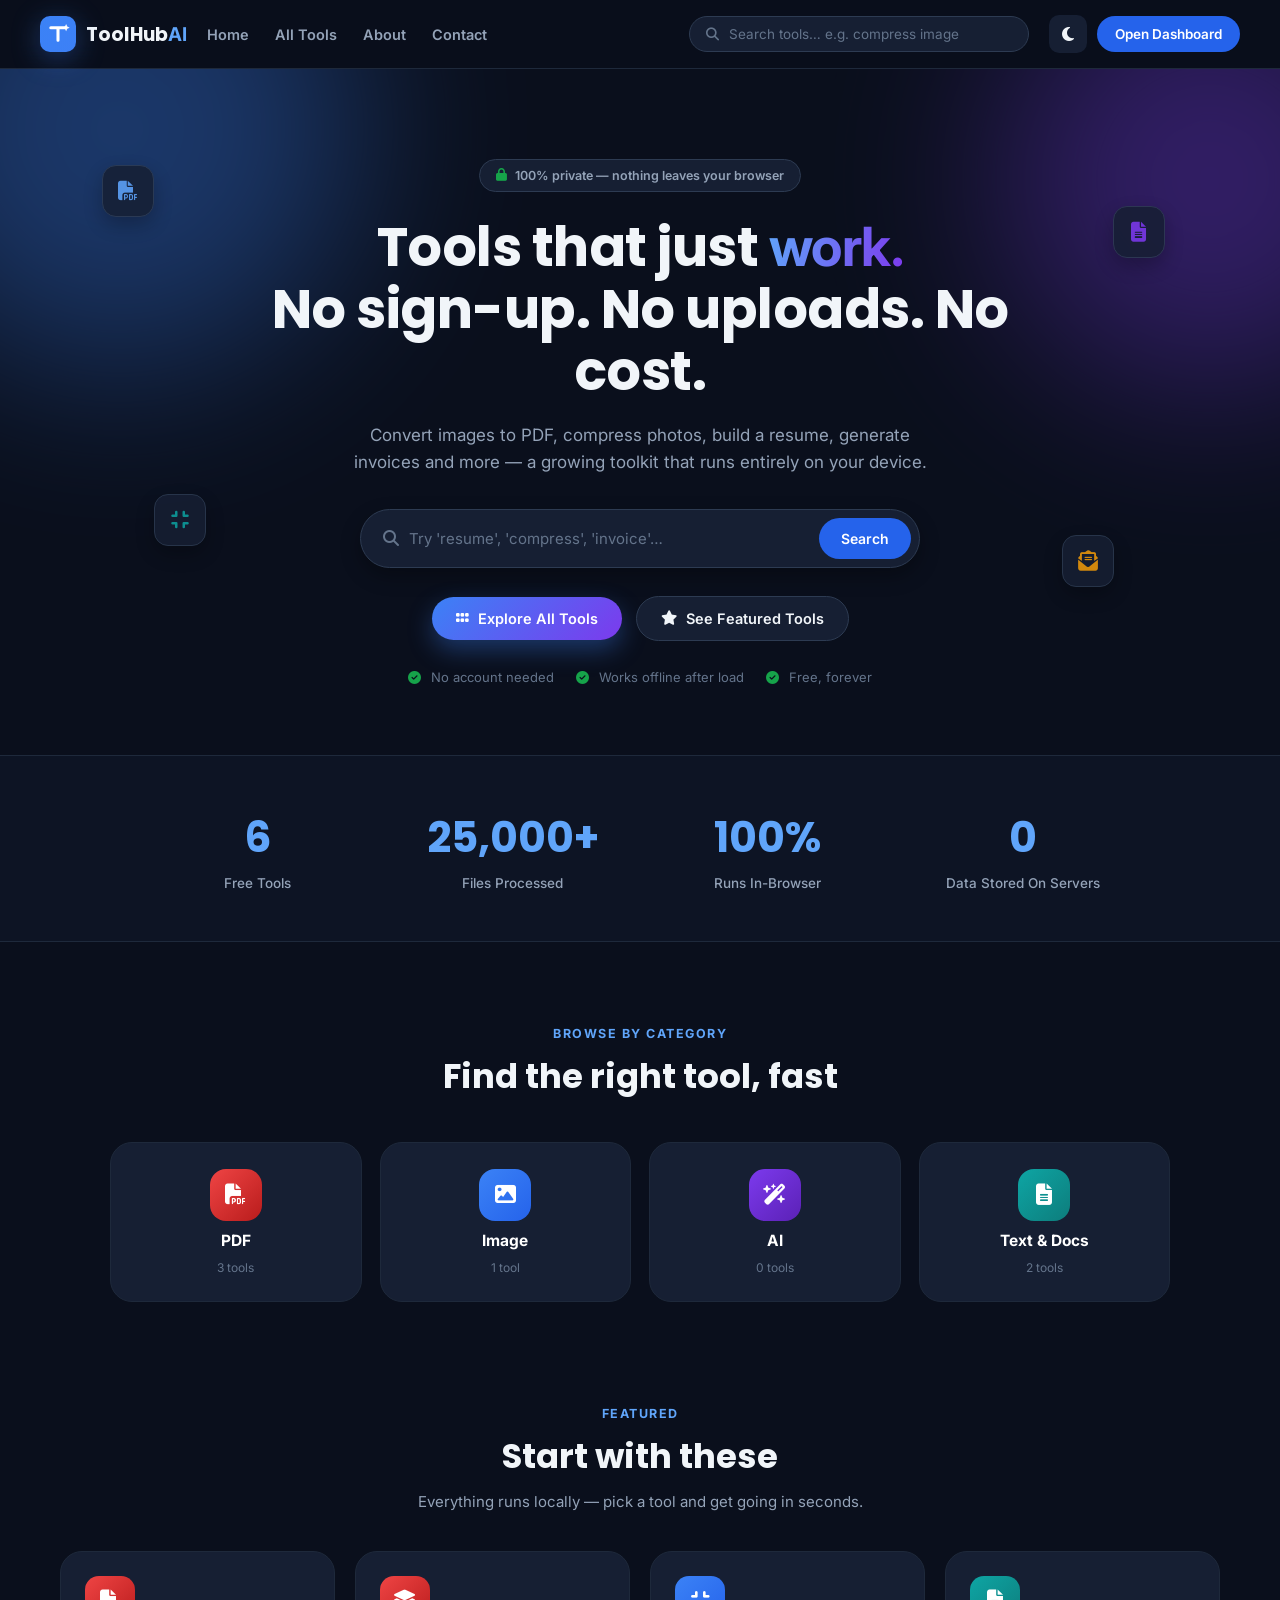
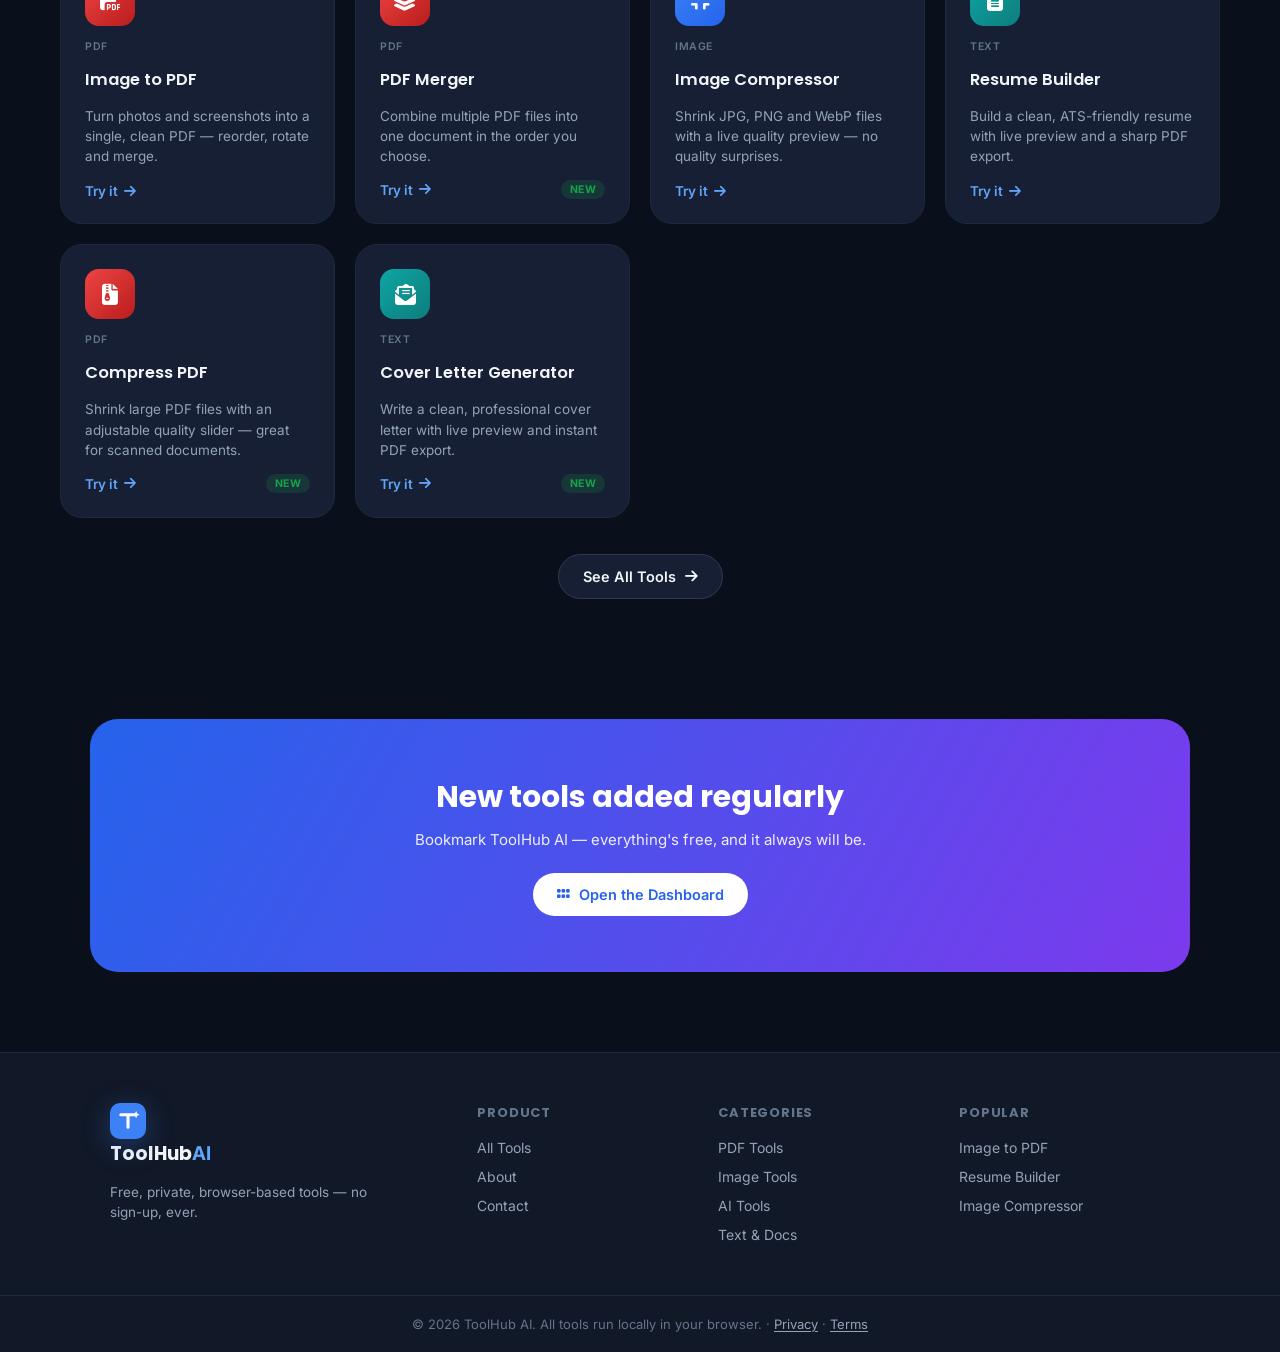
<file: index.html>
<!DOCTYPE html>
<html lang="en">
<head>
<!-- Google tag (gtag.js) -->
<script async src="https://www.googletagmanager.com/gtag/js?id=G-Z8N6P9HWWH"></script>
<script>
  window.dataLayer = window.dataLayer || [];
  function gtag(){dataLayer.push(arguments);}
  gtag('js', new Date());
  gtag('config', 'G-Z8N6P9HWWH');
</script>
<meta charset="UTF-8">
<meta name="viewport" content="width=device-width, initial-scale=1.0, viewport-fit=cover">
<title>ToolHub AI — Free Online Tools That Respect Your Privacy</title>
<link rel="canonical" href="https://tool-hub-ai.vercel.app/">
<meta name="description" content="Free, fast, browser-based tools for PDFs, images, documents and more. No sign-up, no uploads to a server — everything runs right in your browser.">
<meta name="theme-color" content="#0b1220">

<!-- Open Graph -->
<meta property="og:type" content="website">
<meta property="og:title" content="ToolHub AI — Free Online Tools That Respect Your Privacy">
<meta property="og:description" content="Convert, compress, build and generate — a growing toolkit of free browser-based utilities. Nothing you upload ever leaves your device.">
<meta property="og:url" content="https://tool-hub-ai.vercel.app/">
<meta property="og:image" content="https://tool-hub-ai.vercel.app/assets/og-image.png">
<meta property="og:image:width" content="1200">
<meta property="og:image:height" content="630">
<meta property="og:locale" content="en_US">
<meta name="twitter:card" content="summary_large_image">
<meta name="twitter:title" content="ToolHub AI — Free Online Tools That Respect Your Privacy">
<meta name="twitter:description" content="Free, fast, browser-based tools for PDFs, images, documents and more. No sign-up, no uploads to a server.">
<meta name="twitter:image" content="https://tool-hub-ai.vercel.app/assets/og-image.png">
<meta property="og:site_name" content="ToolHub AI">

<link rel="icon" href="data:image/svg+xml,%3Csvg xmlns='http://www.w3.org/2000/svg' viewBox='0 0 40 40'%3E%3Crect width='40' height='40' rx='11' fill='%232563eb'/%3E%3Cpath d='M12 13h16M20 13v14' stroke='white' stroke-width='3.6' stroke-linecap='round'/%3E%3Cpath d='M29 9l1.3 2.7L33 13l-2.7 1.3L29 17l-1.3-2.7L25 13l2.7-1.3z' fill='white'/%3E%3C/svg%3E">

<link rel="preconnect" href="https://fonts.googleapis.com">
<link rel="preconnect" href="https://fonts.gstatic.com" crossorigin>
<link href="https://fonts.googleapis.com/css2?family=Inter:wght@400;500;600;700&family=Poppins:wght@600;700;800&display=swap" rel="stylesheet">
<link rel="preconnect" href="https://cdnjs.cloudflare.com" crossorigin>
<link rel="stylesheet" href="https://cdnjs.cloudflare.com/ajax/libs/font-awesome/6.7.2/css/all.min.css">
<link rel="stylesheet" href="css/style.css">

<!-- Structured data -->
<script type="application/ld+json">
{
  "@context": "https://schema.org",
  "@type": "WebSite",
  "name": "ToolHub AI",
  "url": "https://tool-hub-ai.vercel.app/",
  "description": "Free, fast, browser-based tools for PDFs, images and documents. No sign-up required.",
  "potentialAction": {
    "@type": "SearchAction",
    "target": "https://tool-hub-ai.vercel.app/dashboard.html?q={search_term_string}",
    "query-input": "required name=search_term_string"
  }
}
</script>
<script type="application/ld+json">
{
  "@context": "https://schema.org",
  "@type": "Organization",
  "name": "ToolHub AI",
  "url": "https://tool-hub-ai.vercel.app/",
  "logo": "https://tool-hub-ai.vercel.app/assets/logo.png",
  "description": "Free, browser-based tools for PDFs, images and documents. No sign-up, nothing uploaded to a server."
}
</script>
</head>

<body>

<div class="page-loader" id="pageLoader">
    <svg class="loader-mark" viewBox="0 0 40 40" xmlns="http://www.w3.org/2000/svg">
        <defs><linearGradient id="loaderGrad" x1="0" y1="0" x2="40" y2="40">
            <stop offset="0" stop-color="#3b82f6"/><stop offset="1" stop-color="#7c3aed"/>
        </linearGradient></defs>
        <rect width="40" height="40" rx="11" fill="url(#loaderGrad)"/>
        <path d="M12 13h16M20 13v14" stroke="white" stroke-width="3.4" stroke-linecap="round"/>
        <path d="M29 9l1.3 2.7L33 13l-2.7 1.3L29 17l-1.3-2.7L25 13l2.7-1.3z" fill="white" opacity="0.95"/>
    </svg>
</div>


<!-- NAVBAR -->
<header class="navbar" id="navbar">
    <div class="nav-inner">

        <a href="/" class="logo">
            <span class="logo-mark"><svg viewBox="0 0 40 40" xmlns="http://www.w3.org/2000/svg">
                <defs><linearGradient id="logoGradNav" x1="0" y1="0" x2="40" y2="40">
                    <stop offset="0" stop-color="#3b82f6"/><stop offset="1" stop-color="#7c3aed"/>
                </linearGradient></defs>
                <rect width="40" height="40" rx="11" fill="url(#logoGradNav)"/>
                <path d="M12 13h16M20 13v14" stroke="white" stroke-width="3.4" stroke-linecap="round"/>
                <path d="M29 9l1.3 2.7L33 13l-2.7 1.3L29 17l-1.3-2.7L25 13l2.7-1.3z" fill="white" opacity="0.95"/>
            </svg></span>
            <span class="logo-text">ToolHub<span class="accent">AI</span></span>
        </a>

        <nav class="nav-links" id="navLinks">
            <a href="/">Home</a>
            <a href="/dashboard.html">All Tools</a>
            <a href="/about.html">About</a>
            <a href="/contact.html">Contact</a>
        </nav>

        <div class="nav-search">
            <i class="fa-solid fa-magnifying-glass"></i>
            <input type="text" id="navSearchInput" placeholder="Search tools… e.g. compress image">
        </div>

        <div class="nav-actions">
            <button type="button" id="themeBtn" title="Toggle theme" aria-label="Toggle theme">
                <i class="fa-solid fa-moon"></i>
            </button>
            <a href="/dashboard.html" class="nav-cta">Open Dashboard</a>
            <button type="button" class="menu-btn" id="menuBtn" aria-label="Menu">
                <i class="fa-solid fa-bars"></i>
            </button>
        </div>

    </div>

    <!-- mobile menu -->
    <div class="mobile-menu" id="mobileMenu">
        <div class="nav-search mobile-only">
            <i class="fa-solid fa-magnifying-glass"></i>
            <input type="text" id="navSearchInputMobile" placeholder="Search tools…">
        </div>
        <a href="/">Home</a>
        <a href="/dashboard.html">All Tools</a>
        <a href="/about.html">About</a>
        <a href="/contact.html">Contact</a>
    </div>
</header>

<main>

    <!-- HERO -->
    <section class="hero">

        <div class="hero-glow glow-1"></div>
        <div class="hero-glow glow-2"></div>

        <div class="hero-inner">

            <span class="hero-badge"><i class="fa-solid fa-lock"></i> 100% private — nothing leaves your browser</span>

            <h1>Tools that just <span class="accent-text">work.</span><br>No sign-up. No uploads. No cost.</h1>

            <p class="hero-sub">
                Convert images to PDF, compress photos, build a resume, generate invoices and more —
                a growing toolkit that runs entirely on your device.
            </p>

            <div class="hero-search">
                <i class="fa-solid fa-magnifying-glass"></i>
                <input type="text" id="heroSearchInput" placeholder="Try 'resume', 'compress', 'invoice'…">
                <button type="button" id="heroSearchBtn">Search</button>
            </div>

            <div class="hero-ctas">
                <a href="/dashboard.html" class="btn-primary"><i class="fa-solid fa-grip"></i> Explore All Tools</a>
                <a href="#featured" class="btn-secondary"><i class="fa-solid fa-star"></i> See Featured Tools</a>
            </div>

            <div class="hero-trust">
                <span><i class="fa-solid fa-circle-check"></i> No account needed</span>
                <span><i class="fa-solid fa-circle-check"></i> Works offline after load</span>
                <span><i class="fa-solid fa-circle-check"></i> Free, forever</span>
            </div>

        </div>

        <div class="hero-orbits" aria-hidden="true">
            <div class="orbit-icon i1"><i class="fa-solid fa-file-pdf"></i></div>
            <div class="orbit-icon i2"><i class="fa-solid fa-compress"></i></div>
            <div class="orbit-icon i3"><i class="fa-solid fa-file-lines"></i></div>
            <div class="orbit-icon i4"><i class="fa-solid fa-envelope-open-text"></i></div>
            <div class="orbit-icon i5"><i class="fa-solid fa-file-invoice-dollar"></i></div>
            <div class="orbit-icon i6"><i class="fa-solid fa-crop-simple"></i></div>
        </div>

    </section>

    <!-- STATS -->
    <section class="stats-section reveal">
        <div class="stats-inner">
            <div class="stat-box">
                <div class="stat-number" data-count="6">0</div>
                <div class="stat-label">Free Tools</div>
            </div>
            <div class="stat-box">
                <div class="stat-number" data-count="25000" data-suffix="+">0</div>
                <div class="stat-label">Files Processed</div>
            </div>
            <div class="stat-box">
                <div class="stat-number" data-count="100" data-suffix="%">0</div>
                <div class="stat-label">Runs In-Browser</div>
            </div>
            <div class="stat-box">
                <div class="stat-number" data-count="0">0</div>
                <div class="stat-label">Data Stored On Servers</div>
            </div>
        </div>
    </section>

    <!-- CATEGORIES -->
    <section class="categories-section reveal">
        <div class="section-head">
            <span class="eyebrow">Browse by category</span>
            <h2>Find the right tool, fast</h2>
        </div>

        <div class="category-grid" id="categoryGrid">
            <button type="button" class="category-card" data-category="pdf">
                <span class="cat-icon cat-pdf"><i class="fa-solid fa-file-pdf"></i></span>
                <span class="cat-name">PDF</span>
                <span class="cat-count">3 tools</span>
            </button>
            <button type="button" class="category-card" data-category="image">
                <span class="cat-icon cat-image"><i class="fa-solid fa-image"></i></span>
                <span class="cat-name">Image</span>
                <span class="cat-count">1 tool</span>
            </button>
            <button type="button" class="category-card" data-category="ai">
                <span class="cat-icon cat-ai"><i class="fa-solid fa-wand-magic-sparkles"></i></span>
                <span class="cat-name">AI</span>
                <span class="cat-count">0 tools</span>
            </button>
            <button type="button" class="category-card" data-category="text">
                <span class="cat-icon cat-text"><i class="fa-solid fa-file-lines"></i></span>
                <span class="cat-name">Text &amp; Docs</span>
                <span class="cat-count">2 tools</span>
            </button>
        </div>
    </section>

    <!-- FEATURED TOOLS -->
    <section class="featured-section reveal" id="featured">
        <div class="section-head">
            <span class="eyebrow">Featured</span>
            <h2>Start with these</h2>
            <p>Everything runs locally — pick a tool and get going in seconds.</p>
        </div>

        <div class="tools-grid" id="toolsGrid"><!-- populated by script.js --></div>

        <p class="no-results" id="noResults" style="display:none;">No tools match your search — try a different keyword.</p>

        <div class="see-all-wrap">
            <a href="/dashboard.html" class="btn-secondary">See All Tools <i class="fa-solid fa-arrow-right"></i></a>
        </div>
    </section>

    <!-- CTA BAND -->
    <section class="cta-band reveal">
        <div class="cta-band-inner">
            <h2>New tools added regularly</h2>
            <p>Bookmark ToolHub AI — everything's free, and it always will be.</p>
            <a href="/dashboard.html" class="btn-primary light"><i class="fa-solid fa-grip"></i> Open the Dashboard</a>
        </div>
    </section>

</main>

<!-- FOOTER -->
<footer class="site-footer">
    <div class="footer-inner">

        <div class="footer-col footer-brand">
            <a href="/" class="logo">
                <span class="logo-mark"><svg viewBox="0 0 40 40" xmlns="http://www.w3.org/2000/svg">
                <defs><linearGradient id="logoGradFooter" x1="0" y1="0" x2="40" y2="40">
                    <stop offset="0" stop-color="#3b82f6"/><stop offset="1" stop-color="#7c3aed"/>
                </linearGradient></defs>
                <rect width="40" height="40" rx="11" fill="url(#logoGradFooter)"/>
                <path d="M12 13h16M20 13v14" stroke="white" stroke-width="3.4" stroke-linecap="round"/>
                <path d="M29 9l1.3 2.7L33 13l-2.7 1.3L29 17l-1.3-2.7L25 13l2.7-1.3z" fill="white" opacity="0.95"/>
            </svg></span>
                <span class="logo-text">ToolHub<span class="accent">AI</span></span>
            </a>
            <p>Free, private, browser-based tools — no sign-up, ever.</p>
        </div>

        <div class="footer-col">
            <h4>Product</h4>
            <a href="/dashboard.html">All Tools</a>
            <a href="/about.html">About</a>
            <a href="/contact.html">Contact</a>
        </div>

        <div class="footer-col">
            <h4>Categories</h4>
            <a href="/dashboard.html?category=pdf">PDF Tools</a>
            <a href="/dashboard.html?category=image">Image Tools</a>
            <a href="/dashboard.html?category=ai">AI Tools</a>
            <a href="/dashboard.html?category=text">Text &amp; Docs</a>
        </div>

        <div class="footer-col">
            <h4>Popular</h4>
            <a href="/tools/image-to-pdf/index.html">Image to PDF</a>
            <a href="/tools/resume-builder/index.html">Resume Builder</a>
            <a href="/tools/image-compressor/index.html">Image Compressor</a>
        </div>

    </div>

    <div class="footer-bottom">
        <p>© 2026 ToolHub AI. All tools run locally in your browser. · <a href="/privacy.html">Privacy</a> · <a href="/terms.html">Terms</a></p>
    </div>
</footer>

<script src="js/theme.js"></script>
<script src="js/loader.js"></script>
<script src="js/tools-data.js"></script>
<script src="js/script.js"></script>
</body>
</html>
</file>
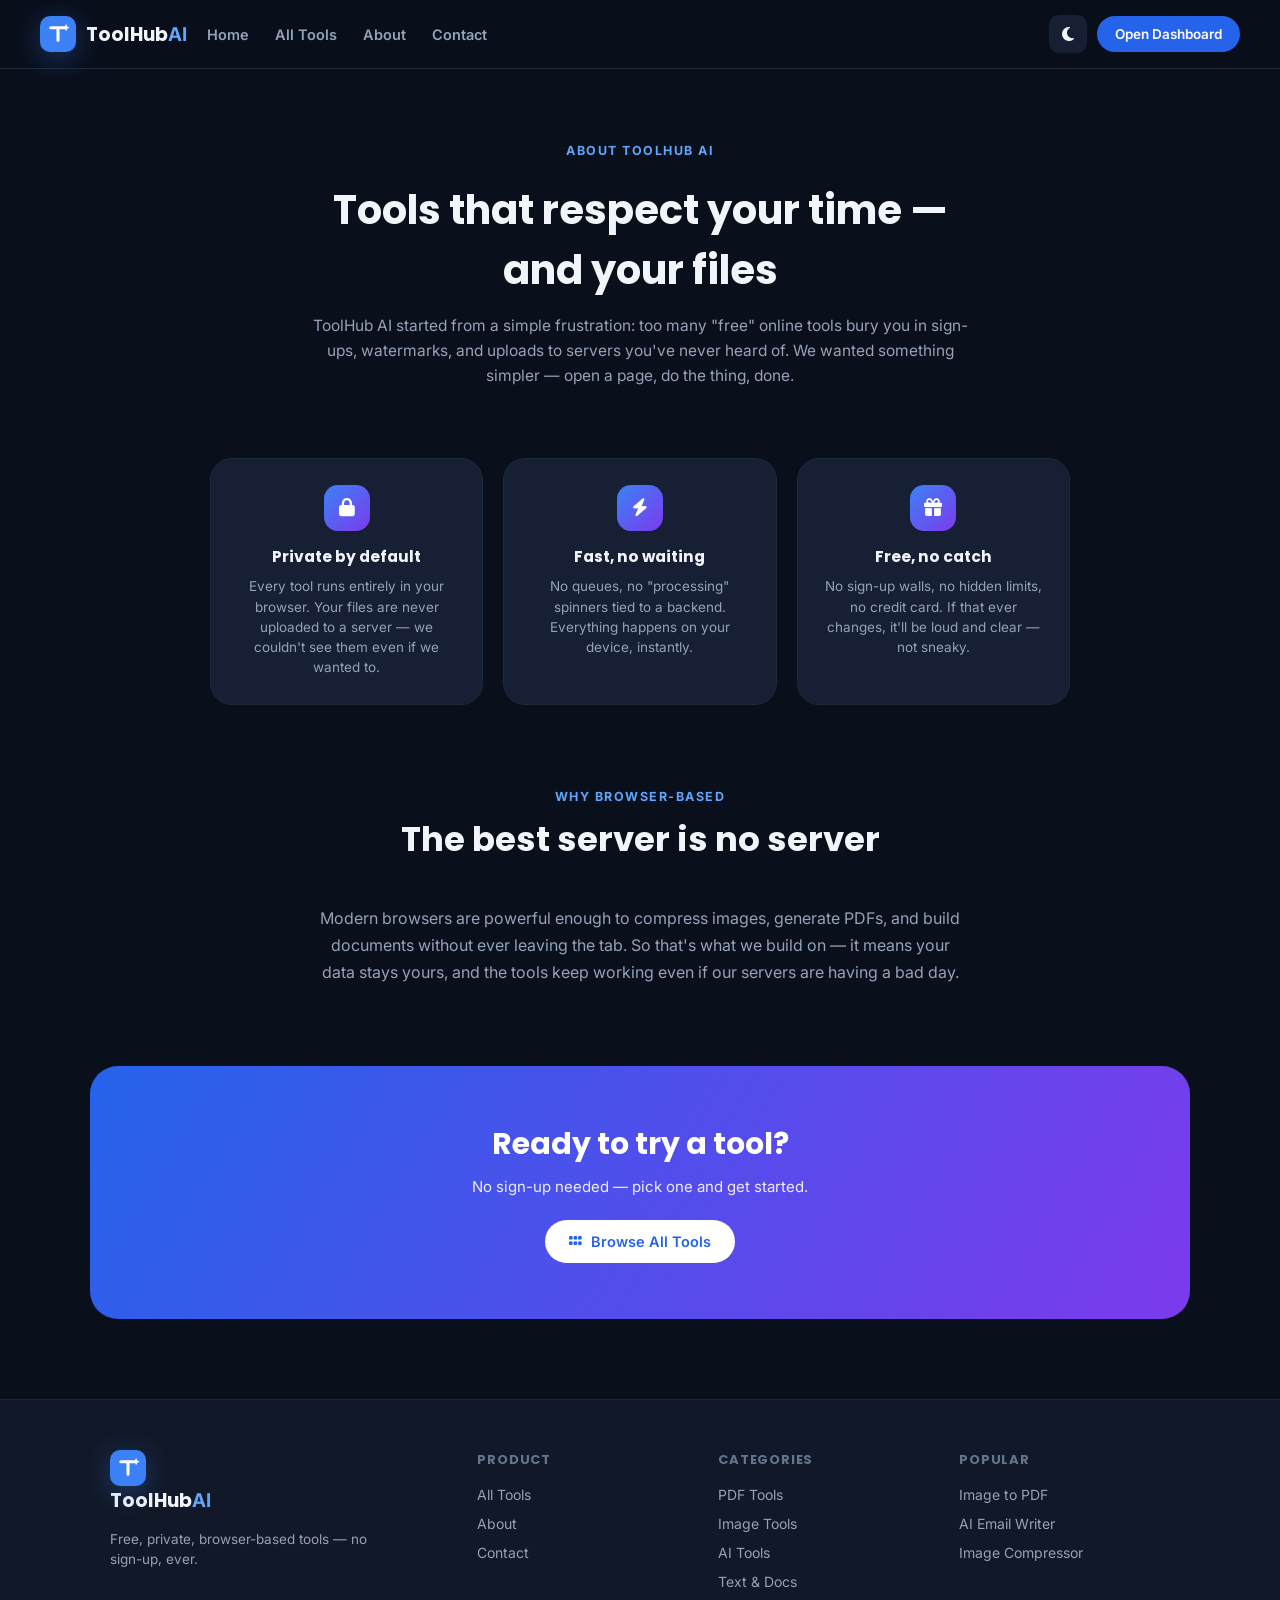
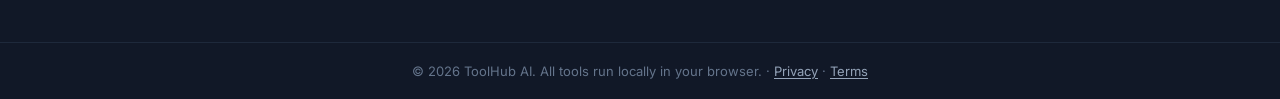
<file: about.html>
<!DOCTYPE html>
<html lang="en">
<head>
<!-- Google tag (gtag.js) -->
<script async src="https://www.googletagmanager.com/gtag/js?id=G-Z8N6P9HWWH"></script>
<script>
  window.dataLayer = window.dataLayer || [];
  function gtag(){dataLayer.push(arguments);}
  gtag('js', new Date());
  gtag('config', 'G-Z8N6P9HWWH');
</script>
<meta charset="UTF-8">
<meta name="viewport" content="width=device-width, initial-scale=1.0, viewport-fit=cover">
<title>About — ToolHub AI</title>
<link rel="canonical" href="https://tool-hub-ai.vercel.app/about.html">
<meta name="description" content="ToolHub AI builds free, private, browser-based tools. No sign-up, no servers storing your files — just tools that work.">
<meta name="theme-color" content="#0b1220">

<meta property="og:type" content="website">
<meta property="og:title" content="About — ToolHub AI">
<meta property="og:description" content="Free, private, browser-based tools. No sign-up, no servers storing your files.">
<meta property="og:url" content="https://tool-hub-ai.vercel.app/about.html">
<meta property="og:image" content="https://tool-hub-ai.vercel.app/assets/og-image.png">
<meta property="og:image:width" content="1200">
<meta property="og:image:height" content="630">
<meta property="og:locale" content="en_US">
<meta name="twitter:card" content="summary_large_image">
<meta name="twitter:title" content="About — ToolHub AI">
<meta name="twitter:description" content="Free, private, browser-based tools. No sign-up, no servers storing your files.">
<meta name="twitter:image" content="https://tool-hub-ai.vercel.app/assets/og-image.png">
<meta property="og:site_name" content="ToolHub AI">

<link rel="icon" href="data:image/svg+xml,%3Csvg xmlns='http://www.w3.org/2000/svg' viewBox='0 0 40 40'%3E%3Crect width='40' height='40' rx='11' fill='%232563eb'/%3E%3Cpath d='M12 13h16M20 13v14' stroke='white' stroke-width='3.6' stroke-linecap='round'/%3E%3Cpath d='M29 9l1.3 2.7L33 13l-2.7 1.3L29 17l-1.3-2.7L25 13l2.7-1.3z' fill='white'/%3E%3C/svg%3E">

<link rel="preconnect" href="https://fonts.googleapis.com">
<link rel="preconnect" href="https://fonts.gstatic.com" crossorigin>
<link href="https://fonts.googleapis.com/css2?family=Inter:wght@400;500;600;700&family=Poppins:wght@600;700;800&display=swap" rel="stylesheet">
<link rel="preconnect" href="https://cdnjs.cloudflare.com" crossorigin>
<link rel="stylesheet" href="https://cdnjs.cloudflare.com/ajax/libs/font-awesome/6.7.2/css/all.min.css">
<link rel="stylesheet" href="css/style.css">
<script type="application/ld+json">
{
  "@context": "https://schema.org",
  "@type": "BreadcrumbList",
  "itemListElement": [
    { "@type": "ListItem", "position": 1, "name": "Home", "item": "https://tool-hub-ai.vercel.app/" },
    { "@type": "ListItem", "position": 2, "name": "About", "item": "https://tool-hub-ai.vercel.app/about.html" }
  ]
}
</script>
</head>

<body>

<div class="page-loader" id="pageLoader">
    <svg class="loader-mark" viewBox="0 0 40 40" xmlns="http://www.w3.org/2000/svg">
        <defs><linearGradient id="loaderGrad" x1="0" y1="0" x2="40" y2="40">
            <stop offset="0" stop-color="#3b82f6"/><stop offset="1" stop-color="#7c3aed"/>
        </linearGradient></defs>
        <rect width="40" height="40" rx="11" fill="url(#loaderGrad)"/>
        <path d="M12 13h16M20 13v14" stroke="white" stroke-width="3.4" stroke-linecap="round"/>
        <path d="M29 9l1.3 2.7L33 13l-2.7 1.3L29 17l-1.3-2.7L25 13l2.7-1.3z" fill="white" opacity="0.95"/>
    </svg>
</div>

<header class="navbar" id="navbar">
    <div class="nav-inner">
        <a href="/" class="logo">
            <span class="logo-mark">
                <svg viewBox="0 0 40 40" xmlns="http://www.w3.org/2000/svg">
                    <defs><linearGradient id="logoGradNav" x1="0" y1="0" x2="40" y2="40">
                        <stop offset="0" stop-color="#3b82f6"/><stop offset="1" stop-color="#7c3aed"/>
                    </linearGradient></defs>
                    <rect width="40" height="40" rx="11" fill="url(#logoGradNav)"/>
                    <path d="M12 13h16M20 13v14" stroke="white" stroke-width="3.4" stroke-linecap="round"/>
                    <path d="M29 9l1.3 2.7L33 13l-2.7 1.3L29 17l-1.3-2.7L25 13l2.7-1.3z" fill="white" opacity="0.95"/>
                </svg>
            </span>
            <span class="logo-text">ToolHub<span class="accent">AI</span></span>
        </a>
        <nav class="nav-links" id="navLinks">
            <a href="/">Home</a>
            <a href="/dashboard.html">All Tools</a>
            <a href="/about.html" class="nav-link-active">About</a>
            <a href="/contact.html">Contact</a>
        </nav>
        <div class="nav-actions" style="margin-left:auto;">
            <button type="button" id="themeBtn" title="Toggle theme" aria-label="Toggle theme">
                <i class="fa-solid fa-moon"></i>
            </button>
            <a href="/dashboard.html" class="nav-cta">Open Dashboard</a>
        </div>
    </div>
</header>

<main>

    <section class="static-hero">
        <span class="eyebrow">About ToolHub AI</span>
        <h1>Tools that respect your time — and your files</h1>
        <p>
            ToolHub AI started from a simple frustration: too many "free" online tools bury you in
            sign-ups, watermarks, and uploads to servers you've never heard of. We wanted something
            simpler — open a page, do the thing, done.
        </p>
    </section>

    <section class="static-section">
        <div class="value-grid">
            <div class="value-card">
                <i class="fa-solid fa-lock"></i>
                <h3>Private by default</h3>
                <p>Every tool runs entirely in your browser. Your files are never uploaded to a server — we couldn't see them even if we wanted to.</p>
            </div>
            <div class="value-card">
                <i class="fa-solid fa-bolt"></i>
                <h3>Fast, no waiting</h3>
                <p>No queues, no "processing" spinners tied to a backend. Everything happens on your device, instantly.</p>
            </div>
            <div class="value-card">
                <i class="fa-solid fa-gift"></i>
                <h3>Free, no catch</h3>
                <p>No sign-up walls, no hidden limits, no credit card. If that ever changes, it'll be loud and clear — not sneaky.</p>
            </div>
        </div>
    </section>

    <section class="static-section">
        <div class="section-head">
            <span class="eyebrow">Why browser-based</span>
            <h2>The best server is no server</h2>
        </div>
        <p style="text-align:center; color:var(--text-dim); max-width:640px; margin:0 auto; line-height:1.7;">
            Modern browsers are powerful enough to compress images, generate PDFs, and build documents
            without ever leaving the tab. So that's what we build on — it means your data stays yours,
            and the tools keep working even if our servers are having a bad day.
        </p>
    </section>

    <section class="cta-band">
        <div class="cta-band-inner">
            <h2>Ready to try a tool?</h2>
            <p>No sign-up needed — pick one and get started.</p>
            <a href="/dashboard.html" class="btn-primary light"><i class="fa-solid fa-grip"></i> Browse All Tools</a>
        </div>
    </section>

</main>

<footer class="site-footer">
    <div class="footer-inner">
        <div class="footer-col footer-brand">
            <a href="/" class="logo">
                <span class="logo-mark">
                    <svg viewBox="0 0 40 40" xmlns="http://www.w3.org/2000/svg">
                        <defs><linearGradient id="logoGradFooter" x1="0" y1="0" x2="40" y2="40">
                            <stop offset="0" stop-color="#3b82f6"/><stop offset="1" stop-color="#7c3aed"/>
                        </linearGradient></defs>
                        <rect width="40" height="40" rx="11" fill="url(#logoGradFooter)"/>
                        <path d="M12 13h16M20 13v14" stroke="white" stroke-width="3.4" stroke-linecap="round"/>
                        <path d="M29 9l1.3 2.7L33 13l-2.7 1.3L29 17l-1.3-2.7L25 13l2.7-1.3z" fill="white" opacity="0.95"/>
                    </svg>
                </span>
                <span class="logo-text">ToolHub<span class="accent">AI</span></span>
            </a>
            <p>Free, private, browser-based tools — no sign-up, ever.</p>
        </div>
        <div class="footer-col">
            <h4>Product</h4>
            <a href="/dashboard.html">All Tools</a>
            <a href="/about.html">About</a>
            <a href="/contact.html">Contact</a>
        </div>
        <div class="footer-col">
            <h4>Categories</h4>
            <a href="/dashboard.html?category=pdf">PDF Tools</a>
            <a href="/dashboard.html?category=image">Image Tools</a>
            <a href="/dashboard.html?category=ai">AI Tools</a>
            <a href="/dashboard.html?category=text">Text &amp; Docs</a>
        </div>
        <div class="footer-col">
            <h4>Popular</h4>
            <a href="/tools/image-to-pdf/index.html">Image to PDF</a>
            <a href="/tools/ai-email-writer/index.html">AI Email Writer</a>
            <a href="/tools/image-compressor/index.html">Image Compressor</a>
        </div>
    </div>
    <div class="footer-bottom">
        <p>© 2026 ToolHub AI. All tools run locally in your browser. · <a href="/privacy.html">Privacy</a> · <a href="/terms.html">Terms</a></p>
    </div>
</footer>

<script src="js/theme.js"></script>
<script src="js/loader.js"></script>
</body>
</html>
</file>
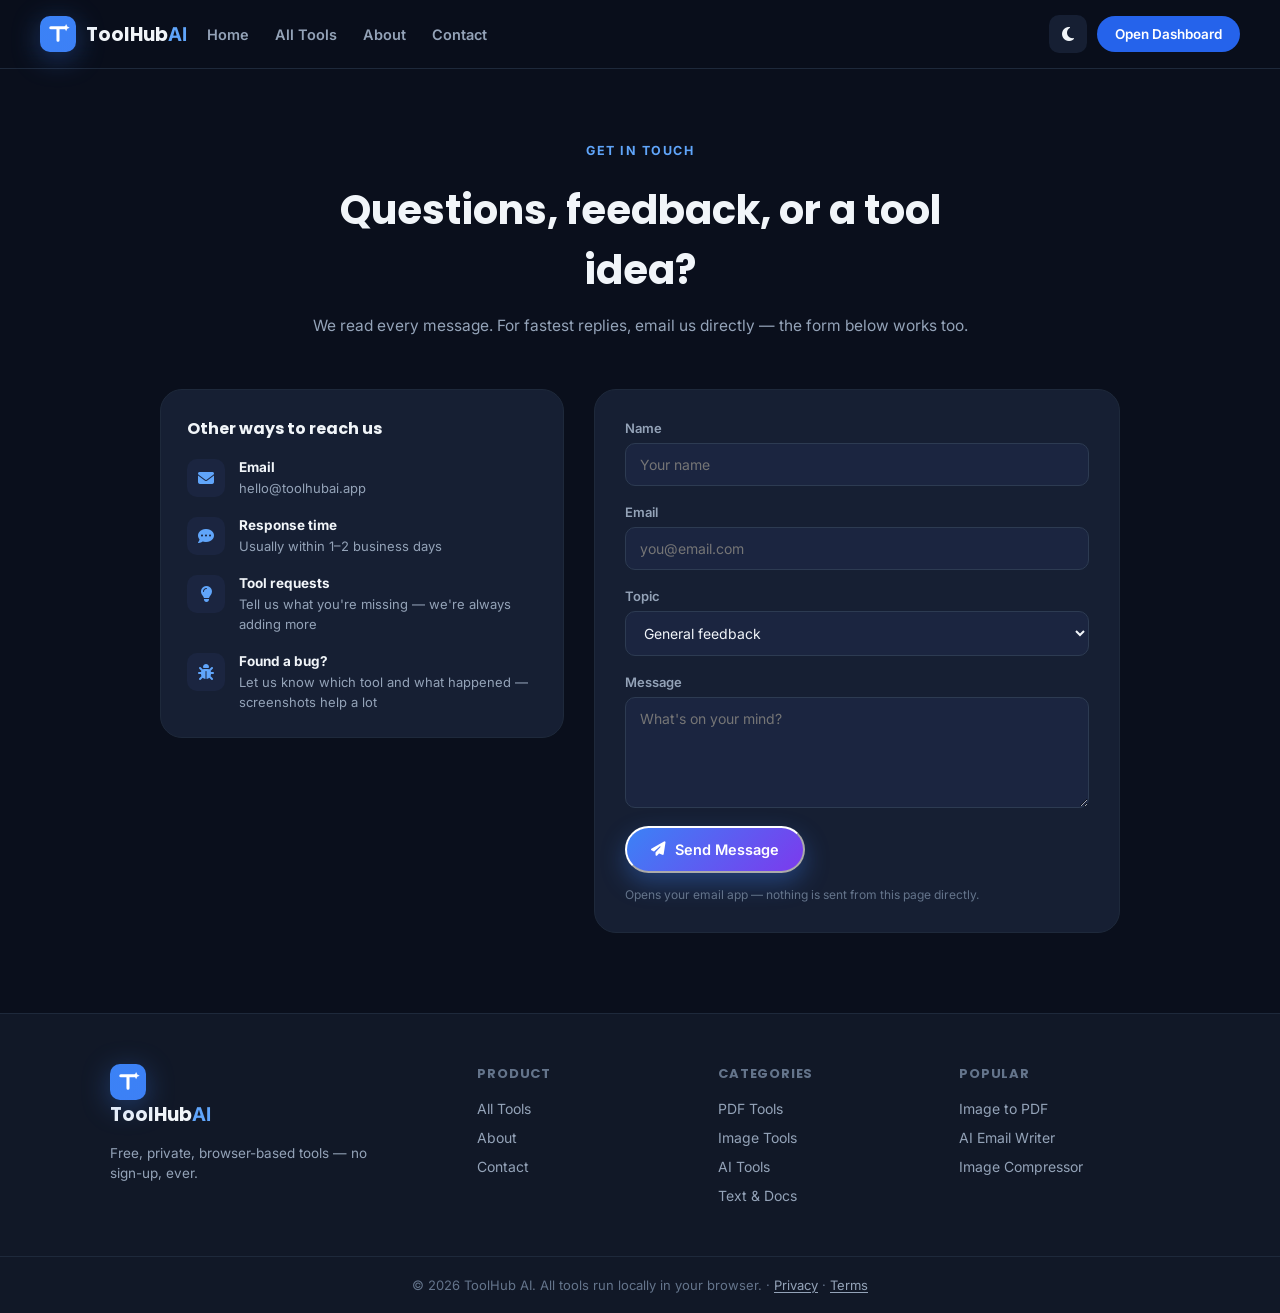
<file: contact.html>
<!DOCTYPE html>
<html lang="en">
<head>
<!-- Google tag (gtag.js) -->
<script async src="https://www.googletagmanager.com/gtag/js?id=G-Z8N6P9HWWH"></script>
<script>
  window.dataLayer = window.dataLayer || [];
  function gtag(){dataLayer.push(arguments);}
  gtag('js', new Date());
  gtag('config', 'G-Z8N6P9HWWH');
</script>
<meta charset="UTF-8">
<meta name="viewport" content="width=device-width, initial-scale=1.0, viewport-fit=cover">
<title>Contact — ToolHub AI</title>
<link rel="canonical" href="https://tool-hub-ai.vercel.app/contact.html">
<meta name="description" content="Questions, feedback, or a tool request? Get in touch with the ToolHub AI team.">
<meta name="theme-color" content="#0b1220">

<meta property="og:type" content="website">
<meta property="og:title" content="Contact — ToolHub AI">
<meta property="og:description" content="Questions, feedback, or a tool request? Get in touch with the ToolHub AI team.">
<meta property="og:url" content="https://tool-hub-ai.vercel.app/contact.html">
<meta property="og:image" content="https://tool-hub-ai.vercel.app/assets/og-image.png">
<meta property="og:image:width" content="1200">
<meta property="og:image:height" content="630">
<meta property="og:locale" content="en_US">
<meta name="twitter:card" content="summary_large_image">
<meta name="twitter:title" content="Contact — ToolHub AI">
<meta name="twitter:description" content="Questions, feedback, or a tool request? Get in touch with the ToolHub AI team.">
<meta name="twitter:image" content="https://tool-hub-ai.vercel.app/assets/og-image.png">
<meta property="og:site_name" content="ToolHub AI">

<link rel="icon" href="data:image/svg+xml,%3Csvg xmlns='http://www.w3.org/2000/svg' viewBox='0 0 40 40'%3E%3Crect width='40' height='40' rx='11' fill='%232563eb'/%3E%3Cpath d='M12 13h16M20 13v14' stroke='white' stroke-width='3.6' stroke-linecap='round'/%3E%3Cpath d='M29 9l1.3 2.7L33 13l-2.7 1.3L29 17l-1.3-2.7L25 13l2.7-1.3z' fill='white'/%3E%3C/svg%3E">

<link rel="preconnect" href="https://fonts.googleapis.com">
<link rel="preconnect" href="https://fonts.gstatic.com" crossorigin>
<link href="https://fonts.googleapis.com/css2?family=Inter:wght@400;500;600;700&family=Poppins:wght@600;700;800&display=swap" rel="stylesheet">
<link rel="preconnect" href="https://cdnjs.cloudflare.com" crossorigin>
<link rel="stylesheet" href="https://cdnjs.cloudflare.com/ajax/libs/font-awesome/6.7.2/css/all.min.css">
<link rel="stylesheet" href="css/style.css">
<script type="application/ld+json">
{
  "@context": "https://schema.org",
  "@type": "BreadcrumbList",
  "itemListElement": [
    { "@type": "ListItem", "position": 1, "name": "Home", "item": "https://tool-hub-ai.vercel.app/" },
    { "@type": "ListItem", "position": 2, "name": "Contact", "item": "https://tool-hub-ai.vercel.app/contact.html" }
  ]
}
</script>
</head>

<body>

<div class="page-loader" id="pageLoader">
    <svg class="loader-mark" viewBox="0 0 40 40" xmlns="http://www.w3.org/2000/svg">
        <defs><linearGradient id="loaderGrad" x1="0" y1="0" x2="40" y2="40">
            <stop offset="0" stop-color="#3b82f6"/><stop offset="1" stop-color="#7c3aed"/>
        </linearGradient></defs>
        <rect width="40" height="40" rx="11" fill="url(#loaderGrad)"/>
        <path d="M12 13h16M20 13v14" stroke="white" stroke-width="3.4" stroke-linecap="round"/>
        <path d="M29 9l1.3 2.7L33 13l-2.7 1.3L29 17l-1.3-2.7L25 13l2.7-1.3z" fill="white" opacity="0.95"/>
    </svg>
</div>

<header class="navbar" id="navbar">
    <div class="nav-inner">
        <a href="/" class="logo">
            <span class="logo-mark">
                <svg viewBox="0 0 40 40" xmlns="http://www.w3.org/2000/svg">
                    <defs><linearGradient id="logoGradNav" x1="0" y1="0" x2="40" y2="40">
                        <stop offset="0" stop-color="#3b82f6"/><stop offset="1" stop-color="#7c3aed"/>
                    </linearGradient></defs>
                    <rect width="40" height="40" rx="11" fill="url(#logoGradNav)"/>
                    <path d="M12 13h16M20 13v14" stroke="white" stroke-width="3.4" stroke-linecap="round"/>
                    <path d="M29 9l1.3 2.7L33 13l-2.7 1.3L29 17l-1.3-2.7L25 13l2.7-1.3z" fill="white" opacity="0.95"/>
                </svg>
            </span>
            <span class="logo-text">ToolHub<span class="accent">AI</span></span>
        </a>
        <nav class="nav-links" id="navLinks">
            <a href="/">Home</a>
            <a href="/dashboard.html">All Tools</a>
            <a href="/about.html">About</a>
            <a href="/contact.html" class="nav-link-active">Contact</a>
        </nav>
        <div class="nav-actions" style="margin-left:auto;">
            <button type="button" id="themeBtn" title="Toggle theme" aria-label="Toggle theme">
                <i class="fa-solid fa-moon"></i>
            </button>
            <a href="/dashboard.html" class="nav-cta">Open Dashboard</a>
        </div>
    </div>
</header>

<main>

    <section class="static-hero">
        <span class="eyebrow">Get in touch</span>
        <h1>Questions, feedback, or a tool idea?</h1>
        <p>We read every message. For fastest replies, email us directly — the form below works too.</p>
    </section>

    <section class="contact-layout">

        <div class="contact-info-card">
            <h3>Other ways to reach us</h3>

            <div class="contact-info-row">
                <i class="fa-solid fa-envelope"></i>
                <div>
                    <strong>Email</strong>
                    <a href="mailto:hello@toolhubai.app">hello@toolhubai.app</a>
                </div>
            </div>

            <div class="contact-info-row">
                <i class="fa-solid fa-comment-dots"></i>
                <div>
                    <strong>Response time</strong>
                    <span>Usually within 1–2 business days</span>
                </div>
            </div>

            <div class="contact-info-row">
                <i class="fa-solid fa-lightbulb"></i>
                <div>
                    <strong>Tool requests</strong>
                    <span>Tell us what you're missing — we're always adding more</span>
                </div>
            </div>

            <div class="contact-info-row">
                <i class="fa-solid fa-bug"></i>
                <div>
                    <strong>Found a bug?</strong>
                    <span>Let us know which tool and what happened — screenshots help a lot</span>
                </div>
            </div>
        </div>

        <div class="contact-form-card">

            <div class="form-success" id="formSuccess">
                <i class="fa-solid fa-circle-check"></i>
                <span>Your email app should have opened with this message pre-filled — just hit send there.</span>
            </div>

            <form id="contactForm">
                <div class="form-field">
                    <label for="cName">Name</label>
                    <input type="text" id="cName" required placeholder="Your name">
                </div>

                <div class="form-field">
                    <label for="cEmail">Email</label>
                    <input type="email" id="cEmail" required placeholder="you@email.com">
                </div>

                <div class="form-field">
                    <label for="cTopic">Topic</label>
                    <select id="cTopic">
                        <option value="Feedback">General feedback</option>
                        <option value="Bug Report">Report a bug</option>
                        <option value="Tool Request">Request a new tool</option>
                        <option value="Other">Something else</option>
                    </select>
                </div>

                <div class="form-field">
                    <label for="cMessage">Message</label>
                    <textarea id="cMessage" rows="5" required placeholder="What's on your mind?"></textarea>
                </div>

                <div class="form-submit-row">
                    <button type="submit" class="btn-primary"><i class="fa-solid fa-paper-plane"></i> Send Message</button>
                    <span class="form-note">Opens your email app — nothing is sent from this page directly.</span>
                </div>
            </form>
        </div>

    </section>

</main>

<footer class="site-footer">
    <div class="footer-inner">
        <div class="footer-col footer-brand">
            <a href="/" class="logo">
                <span class="logo-mark">
                    <svg viewBox="0 0 40 40" xmlns="http://www.w3.org/2000/svg">
                        <defs><linearGradient id="logoGradFooter" x1="0" y1="0" x2="40" y2="40">
                            <stop offset="0" stop-color="#3b82f6"/><stop offset="1" stop-color="#7c3aed"/>
                        </linearGradient></defs>
                        <rect width="40" height="40" rx="11" fill="url(#logoGradFooter)"/>
                        <path d="M12 13h16M20 13v14" stroke="white" stroke-width="3.4" stroke-linecap="round"/>
                        <path d="M29 9l1.3 2.7L33 13l-2.7 1.3L29 17l-1.3-2.7L25 13l2.7-1.3z" fill="white" opacity="0.95"/>
                    </svg>
                </span>
                <span class="logo-text">ToolHub<span class="accent">AI</span></span>
            </a>
            <p>Free, private, browser-based tools — no sign-up, ever.</p>
        </div>
        <div class="footer-col">
            <h4>Product</h4>
            <a href="/dashboard.html">All Tools</a>
            <a href="/about.html">About</a>
            <a href="/contact.html">Contact</a>
        </div>
        <div class="footer-col">
            <h4>Categories</h4>
            <a href="/dashboard.html?category=pdf">PDF Tools</a>
            <a href="/dashboard.html?category=image">Image Tools</a>
            <a href="/dashboard.html?category=ai">AI Tools</a>
            <a href="/dashboard.html?category=text">Text &amp; Docs</a>
        </div>
        <div class="footer-col">
            <h4>Popular</h4>
            <a href="/tools/image-to-pdf/index.html">Image to PDF</a>
            <a href="/tools/ai-email-writer/index.html">AI Email Writer</a>
            <a href="/tools/image-compressor/index.html">Image Compressor</a>
        </div>
    </div>
    <div class="footer-bottom">
        <p>© 2026 ToolHub AI. All tools run locally in your browser. · <a href="/privacy.html">Privacy</a> · <a href="/terms.html">Terms</a></p>
    </div>
</footer>

<script src="js/theme.js"></script>
<script src="js/loader.js"></script>
<script src="js/contact.js"></script>
</body>
</html>
</file>
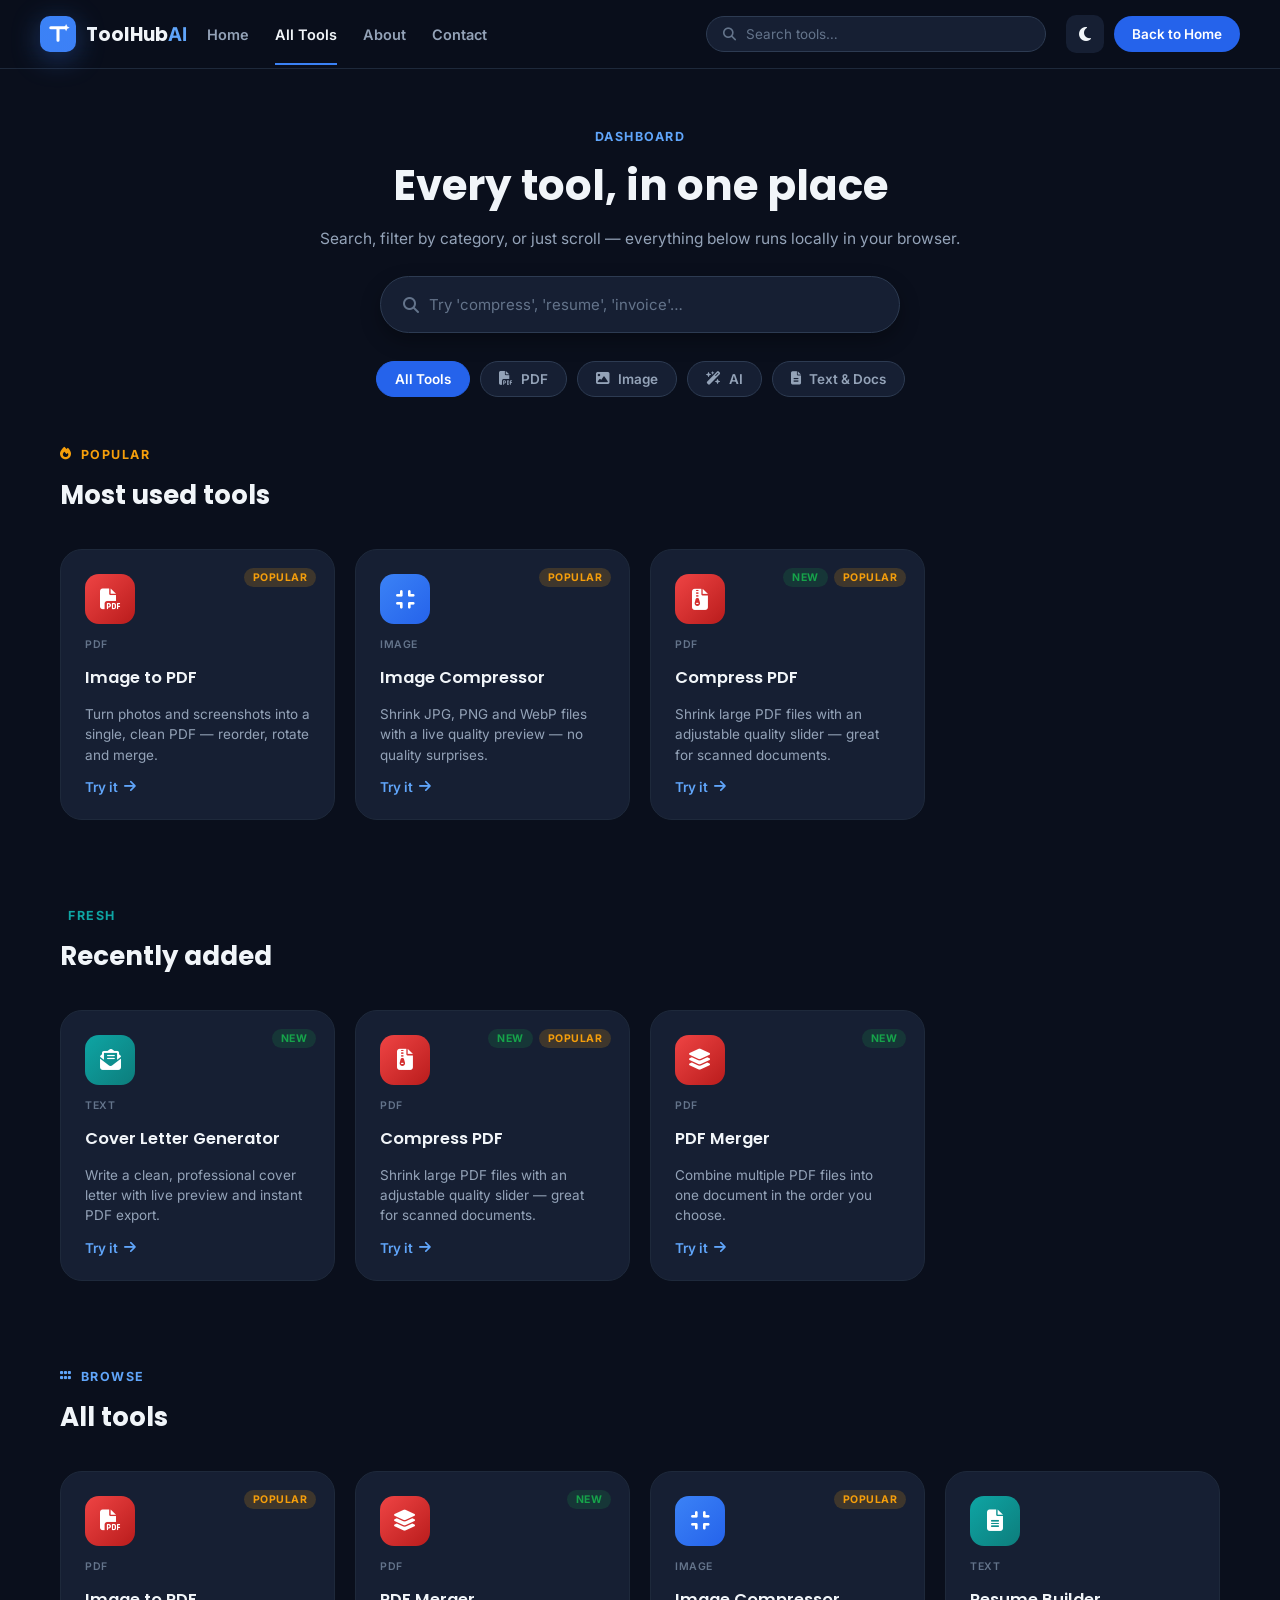
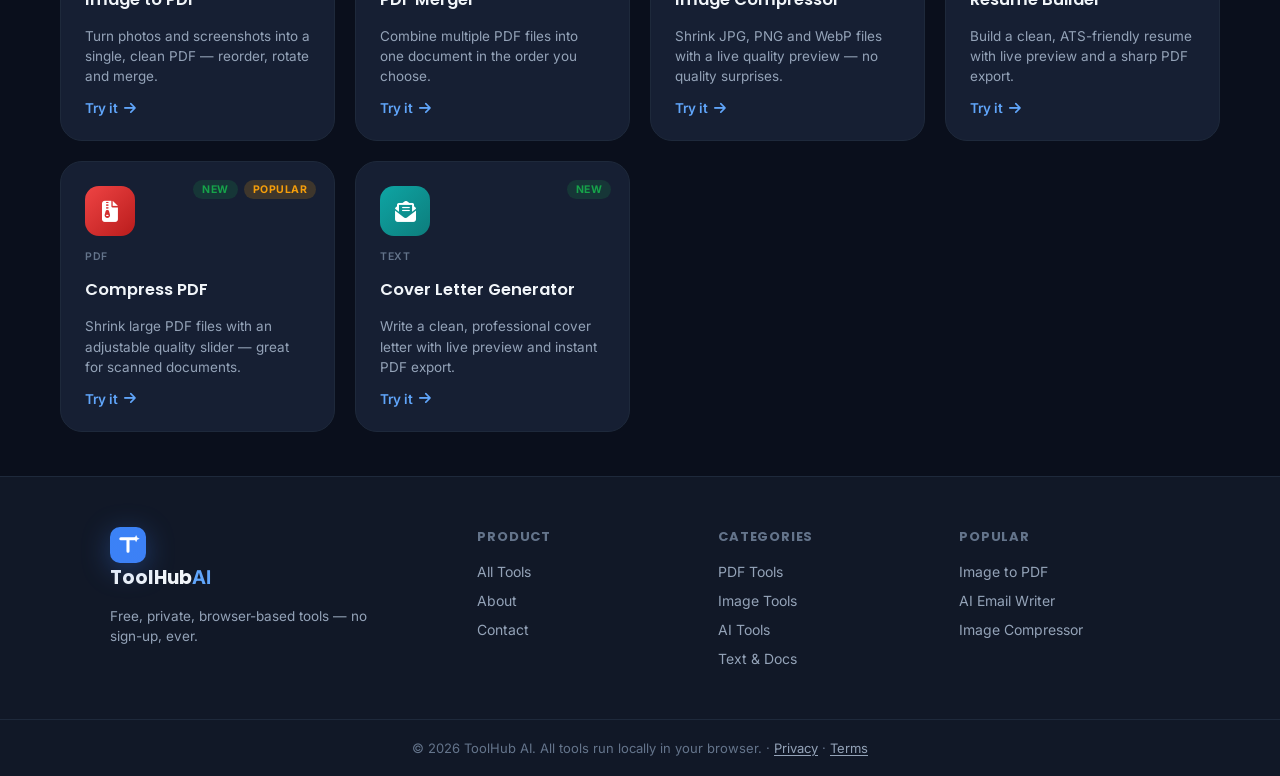
<file: dashboard.html>
<!DOCTYPE html>
<html lang="en">
<head>
<!-- Google tag (gtag.js) -->
<script async src="https://www.googletagmanager.com/gtag/js?id=G-Z8N6P9HWWH"></script>
<script>
  window.dataLayer = window.dataLayer || [];
  function gtag(){dataLayer.push(arguments);}
  gtag('js', new Date());
  gtag('config', 'G-Z8N6P9HWWH');
</script>
<meta charset="UTF-8">
<meta name="viewport" content="width=device-width, initial-scale=1.0, viewport-fit=cover">
<title>All Tools — ToolHub AI Dashboard</title>
<link rel="canonical" href="https://tool-hub-ai.vercel.app/dashboard.html">
<meta name="description" content="Browse every ToolHub AI tool — PDF, image, AI and document utilities. Free, private, and running entirely in your browser.">
<meta name="theme-color" content="#0b1220">

<meta property="og:type" content="website">
<meta property="og:title" content="All Tools — ToolHub AI Dashboard">
<meta property="og:description" content="Browse every ToolHub AI tool — PDF, image, AI and document utilities, all free and private.">
<meta property="og:url" content="https://tool-hub-ai.vercel.app/dashboard.html">
<meta property="og:image" content="https://tool-hub-ai.vercel.app/assets/og-image.png">
<meta property="og:image:width" content="1200">
<meta property="og:image:height" content="630">
<meta property="og:locale" content="en_US">
<meta name="twitter:card" content="summary_large_image">
<meta name="twitter:title" content="All Tools — ToolHub AI Dashboard">
<meta name="twitter:description" content="Browse every ToolHub AI tool — PDF, image, AI and document utilities, all free and private.">
<meta name="twitter:image" content="https://tool-hub-ai.vercel.app/assets/og-image.png">
<meta property="og:site_name" content="ToolHub AI">

<link rel="icon" href="data:image/svg+xml,%3Csvg xmlns='http://www.w3.org/2000/svg' viewBox='0 0 40 40'%3E%3Crect width='40' height='40' rx='11' fill='%232563eb'/%3E%3Cpath d='M12 13h16M20 13v14' stroke='white' stroke-width='3.6' stroke-linecap='round'/%3E%3Cpath d='M29 9l1.3 2.7L33 13l-2.7 1.3L29 17l-1.3-2.7L25 13l2.7-1.3z' fill='white'/%3E%3C/svg%3E">

<link rel="preconnect" href="https://fonts.googleapis.com">
<link rel="preconnect" href="https://fonts.gstatic.com" crossorigin>
<link href="https://fonts.googleapis.com/css2?family=Inter:wght@400;500;600;700&family=Poppins:wght@600;700;800&display=swap" rel="stylesheet">
<link rel="preconnect" href="https://cdnjs.cloudflare.com" crossorigin>
<link rel="stylesheet" href="https://cdnjs.cloudflare.com/ajax/libs/font-awesome/6.7.2/css/all.min.css">

<link rel="stylesheet" href="css/style.css">
<link rel="stylesheet" href="css/dashboard.css">
<script type="application/ld+json">
{
  "@context": "https://schema.org",
  "@type": "BreadcrumbList",
  "itemListElement": [
    { "@type": "ListItem", "position": 1, "name": "Home", "item": "https://tool-hub-ai.vercel.app/" },
    { "@type": "ListItem", "position": 2, "name": "All Tools", "item": "https://tool-hub-ai.vercel.app/dashboard.html" }
  ]
}
</script>
<script type="application/ld+json">
{
  "@context": "https://schema.org",
  "@type": "ItemList",
  "itemListElement": [
    { "@type": "SoftwareApplication", "position": 1, "name": "Image to PDF", "applicationCategory": "UtilitiesApplication", "operatingSystem": "Any (Web Browser)", "url": "https://tool-hub-ai.vercel.app/tools/image-to-pdf/index.html", "offers": { "@type": "Offer", "price": "0", "priceCurrency": "USD" } },
    { "@type": "SoftwareApplication", "position": 2, "name": "PDF Merger", "applicationCategory": "UtilitiesApplication", "operatingSystem": "Any (Web Browser)", "url": "https://tool-hub-ai.vercel.app/tools/pdf-merger/index.html", "offers": { "@type": "Offer", "price": "0", "priceCurrency": "USD" } },
    { "@type": "SoftwareApplication", "position": 3, "name": "Compress PDF", "applicationCategory": "UtilitiesApplication", "operatingSystem": "Any (Web Browser)", "url": "https://tool-hub-ai.vercel.app/tools/compress-pdf/index.html", "offers": { "@type": "Offer", "price": "0", "priceCurrency": "USD" } },
    { "@type": "SoftwareApplication", "position": 4, "name": "Image Compressor", "applicationCategory": "UtilitiesApplication", "operatingSystem": "Any (Web Browser)", "url": "https://tool-hub-ai.vercel.app/tools/image-compressor/index.html", "offers": { "@type": "Offer", "price": "0", "priceCurrency": "USD" } },
    { "@type": "SoftwareApplication", "position": 5, "name": "Resume Builder", "applicationCategory": "UtilitiesApplication", "operatingSystem": "Any (Web Browser)", "url": "https://tool-hub-ai.vercel.app/tools/resume-builder/index.html", "offers": { "@type": "Offer", "price": "0", "priceCurrency": "USD" } },
    { "@type": "SoftwareApplication", "position": 6, "name": "Cover Letter Generator", "applicationCategory": "UtilitiesApplication", "operatingSystem": "Any (Web Browser)", "url": "https://tool-hub-ai.vercel.app/tools/cover-letter/index.html", "offers": { "@type": "Offer", "price": "0", "priceCurrency": "USD" } }
  ]
}
</script>
</head>

<body>

<div class="page-loader" id="pageLoader">
    <svg class="loader-mark" viewBox="0 0 40 40" xmlns="http://www.w3.org/2000/svg">
        <defs><linearGradient id="loaderGrad" x1="0" y1="0" x2="40" y2="40">
            <stop offset="0" stop-color="#3b82f6"/><stop offset="1" stop-color="#7c3aed"/>
        </linearGradient></defs>
        <rect width="40" height="40" rx="11" fill="url(#loaderGrad)"/>
        <path d="M12 13h16M20 13v14" stroke="white" stroke-width="3.4" stroke-linecap="round"/>
        <path d="M29 9l1.3 2.7L33 13l-2.7 1.3L29 17l-1.3-2.7L25 13l2.7-1.3z" fill="white" opacity="0.95"/>
    </svg>
</div>


<!-- NAVBAR (same structure as the homepage, so both pages stay visually identical) -->
<header class="navbar" id="navbar">
    <div class="nav-inner">

        <a href="/" class="logo">
            <span class="logo-mark"><svg viewBox="0 0 40 40" xmlns="http://www.w3.org/2000/svg">
                <defs><linearGradient id="logoGradNav" x1="0" y1="0" x2="40" y2="40">
                    <stop offset="0" stop-color="#3b82f6"/><stop offset="1" stop-color="#7c3aed"/>
                </linearGradient></defs>
                <rect width="40" height="40" rx="11" fill="url(#logoGradNav)"/>
                <path d="M12 13h16M20 13v14" stroke="white" stroke-width="3.4" stroke-linecap="round"/>
                <path d="M29 9l1.3 2.7L33 13l-2.7 1.3L29 17l-1.3-2.7L25 13l2.7-1.3z" fill="white" opacity="0.95"/>
            </svg></span>
            <span class="logo-text">ToolHub<span class="accent">AI</span></span>
        </a>

        <nav class="nav-links" id="navLinks">
            <a href="/">Home</a>
            <a href="/dashboard.html" class="nav-link-active">All Tools</a>
            <a href="/about.html">About</a>
            <a href="/contact.html">Contact</a>
        </nav>

        <div class="nav-search">
            <i class="fa-solid fa-magnifying-glass"></i>
            <input type="text" id="navSearchInput" placeholder="Search tools…">
        </div>

        <div class="nav-actions">
            <button type="button" id="themeBtn" title="Toggle theme" aria-label="Toggle theme">
                <i class="fa-solid fa-moon"></i>
            </button>
            <a href="/" class="nav-cta">Back to Home</a>
            <button type="button" class="menu-btn" id="menuBtn" aria-label="Menu">
                <i class="fa-solid fa-bars"></i>
            </button>
        </div>

    </div>

    <div class="mobile-menu" id="mobileMenu">
        <div class="nav-search mobile-only">
            <i class="fa-solid fa-magnifying-glass"></i>
            <input type="text" id="navSearchInputMobile" placeholder="Search tools…">
        </div>
        <a href="/">Home</a>
        <a href="/dashboard.html">All Tools</a>
        <a href="/about.html">About</a>
        <a href="/contact.html">Contact</a>
    </div>
</header>

<main>

    <!-- PAGE HEADER -->
    <section class="dash-header">
        <span class="eyebrow">Dashboard</span>
        <h1>Every tool, in one place</h1>
        <p>Search, filter by category, or just scroll — everything below runs locally in your browser.</p>

        <div class="dash-search-row">
            <div class="hero-search dash-search">
                <i class="fa-solid fa-magnifying-glass"></i>
                <input type="text" id="dashSearchInput" placeholder="Try 'compress', 'resume', 'invoice'…">
            </div>
        </div>

        <div class="category-chips" id="categoryChips">
            <button type="button" class="chip active" data-category="all">All Tools</button>
            <button type="button" class="chip" data-category="pdf"><i class="fa-solid fa-file-pdf"></i> PDF</button>
            <button type="button" class="chip" data-category="image"><i class="fa-solid fa-image"></i> Image</button>
            <button type="button" class="chip" data-category="ai"><i class="fa-solid fa-wand-magic-sparkles"></i> AI</button>
            <button type="button" class="chip" data-category="text"><i class="fa-solid fa-file-lines"></i> Text &amp; Docs</button>
        </div>
    </section>

    <!-- POPULAR -->
    <section class="dash-section reveal" id="popularSection">
        <div class="section-head left">
            <span class="eyebrow"><i class="fa-solid fa-fire"></i> Popular</span>
            <h2>Most used tools</h2>
        </div>
        <div class="tools-grid" id="popularGrid"></div>
    </section>

    <!-- RECENTLY ADDED -->
    <section class="dash-section reveal" id="recentSection">
        <div class="section-head left">
            <span class="eyebrow"><i class="fa-solid fa-sparkles"></i> Fresh</span>
            <h2>Recently added</h2>
        </div>
        <div class="tools-grid" id="recentGrid"></div>
    </section>

    <!-- ALL TOOLS -->
    <section class="dash-section reveal" id="allToolsSection">
        <div class="section-head left">
            <span class="eyebrow" id="allToolsEyebrow"><i class="fa-solid fa-grip"></i> Browse</span>
            <h2 id="allToolsHeading">All tools</h2>
        </div>
        <div class="tools-grid" id="allToolsGrid"></div>
        <p class="no-results" id="noResults" style="display:none;">No tools match your search — try a different keyword or category.</p>
    </section>

</main>

<!-- FOOTER -->
<footer class="site-footer">
    <div class="footer-inner">

        <div class="footer-col footer-brand">
            <a href="/" class="logo">
                <span class="logo-mark"><svg viewBox="0 0 40 40" xmlns="http://www.w3.org/2000/svg">
                <defs><linearGradient id="logoGradFooter" x1="0" y1="0" x2="40" y2="40">
                    <stop offset="0" stop-color="#3b82f6"/><stop offset="1" stop-color="#7c3aed"/>
                </linearGradient></defs>
                <rect width="40" height="40" rx="11" fill="url(#logoGradFooter)"/>
                <path d="M12 13h16M20 13v14" stroke="white" stroke-width="3.4" stroke-linecap="round"/>
                <path d="M29 9l1.3 2.7L33 13l-2.7 1.3L29 17l-1.3-2.7L25 13l2.7-1.3z" fill="white" opacity="0.95"/>
            </svg></span>
                <span class="logo-text">ToolHub<span class="accent">AI</span></span>
            </a>
            <p>Free, private, browser-based tools — no sign-up, ever.</p>
        </div>

        <div class="footer-col">
            <h4>Product</h4>
            <a href="/dashboard.html">All Tools</a>
            <a href="/about.html">About</a>
            <a href="/contact.html">Contact</a>
        </div>

        <div class="footer-col">
            <h4>Categories</h4>
            <a href="/dashboard.html?category=pdf">PDF Tools</a>
            <a href="/dashboard.html?category=image">Image Tools</a>
            <a href="/dashboard.html?category=ai">AI Tools</a>
            <a href="/dashboard.html?category=text">Text &amp; Docs</a>
        </div>

        <div class="footer-col">
            <h4>Popular</h4>
            <a href="/tools/image-to-pdf/index.html">Image to PDF</a>
            <a href="/tools/ai-email-writer/index.html">AI Email Writer</a>
            <a href="/tools/image-compressor/index.html">Image Compressor</a>
        </div>

    </div>

    <div class="footer-bottom">
        <p>© 2026 ToolHub AI. All tools run locally in your browser. · <a href="/privacy.html">Privacy</a> · <a href="/terms.html">Terms</a></p>
    </div>
</footer>

<script src="js/theme.js"></script>
<script src="js/loader.js"></script>
<script src="js/tools-data.js"></script>
<script src="js/dashboard.js"></script>
</body>
</html>
</file>
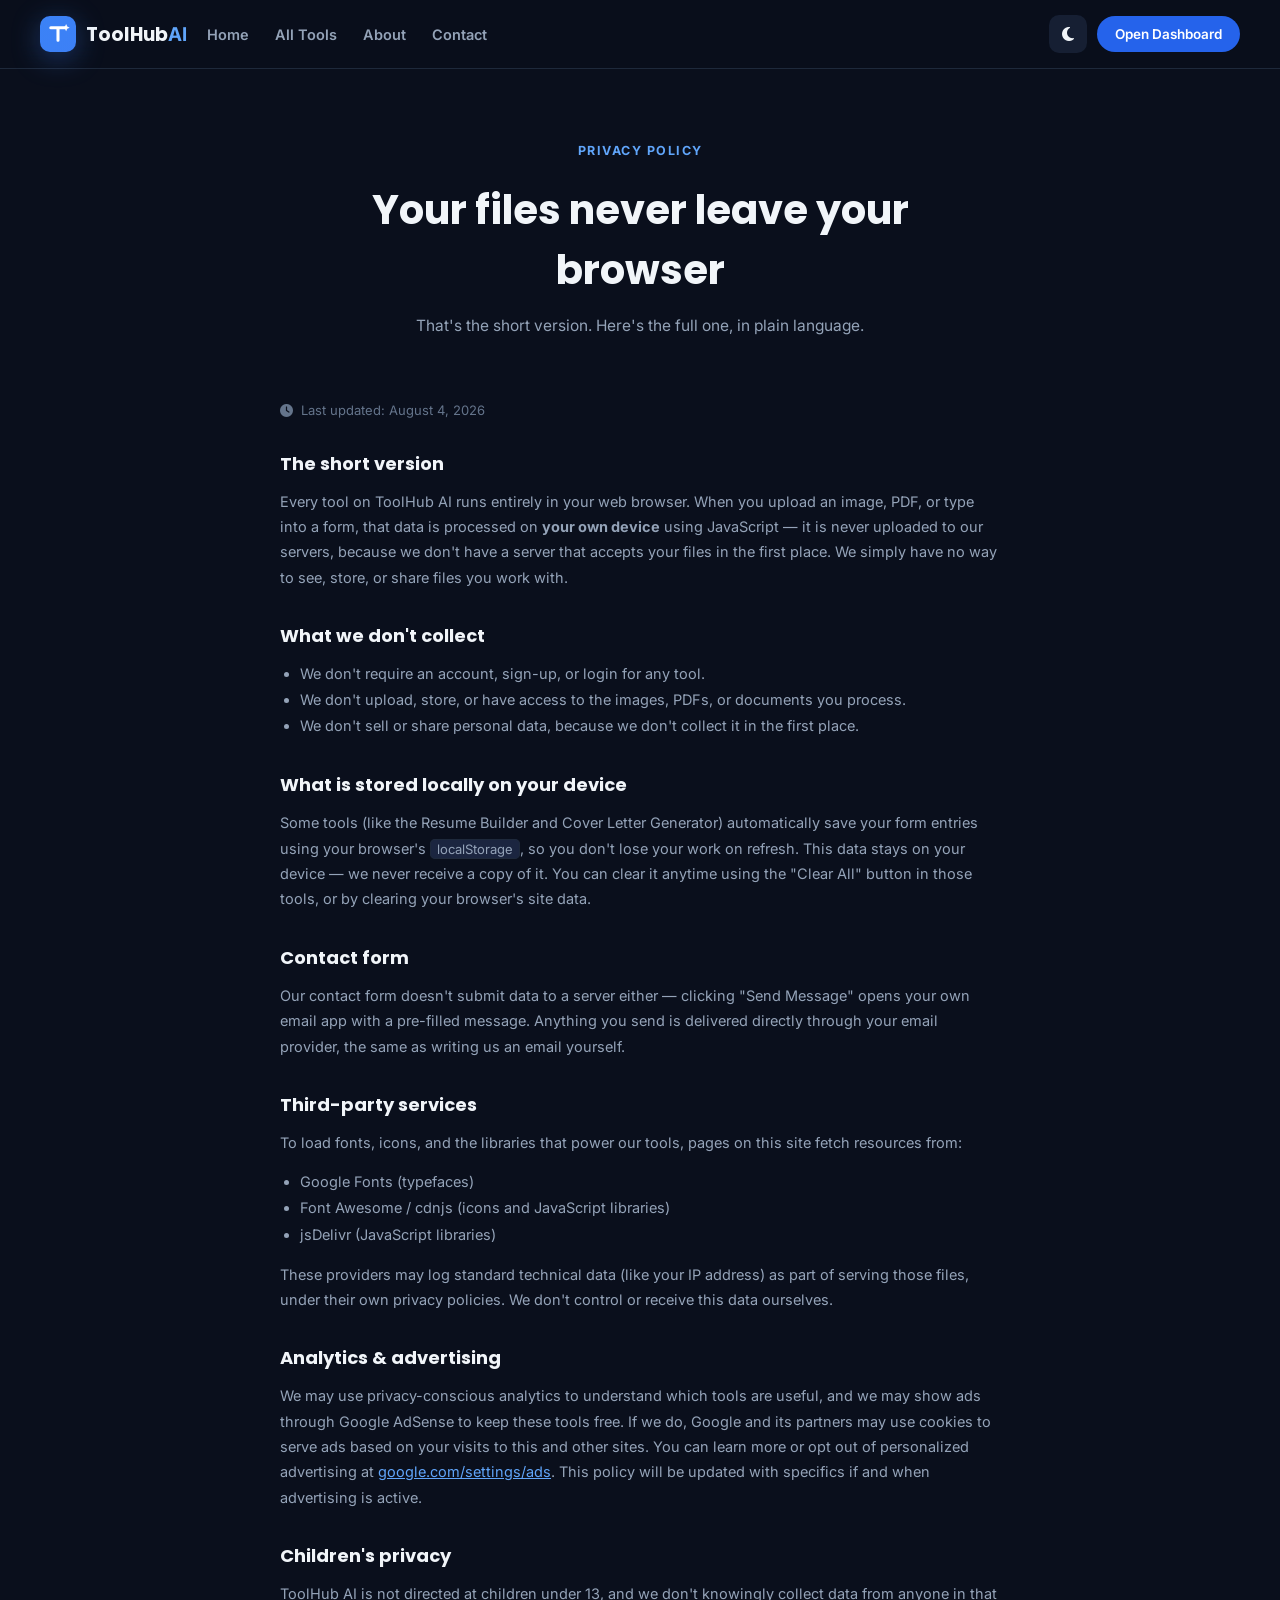
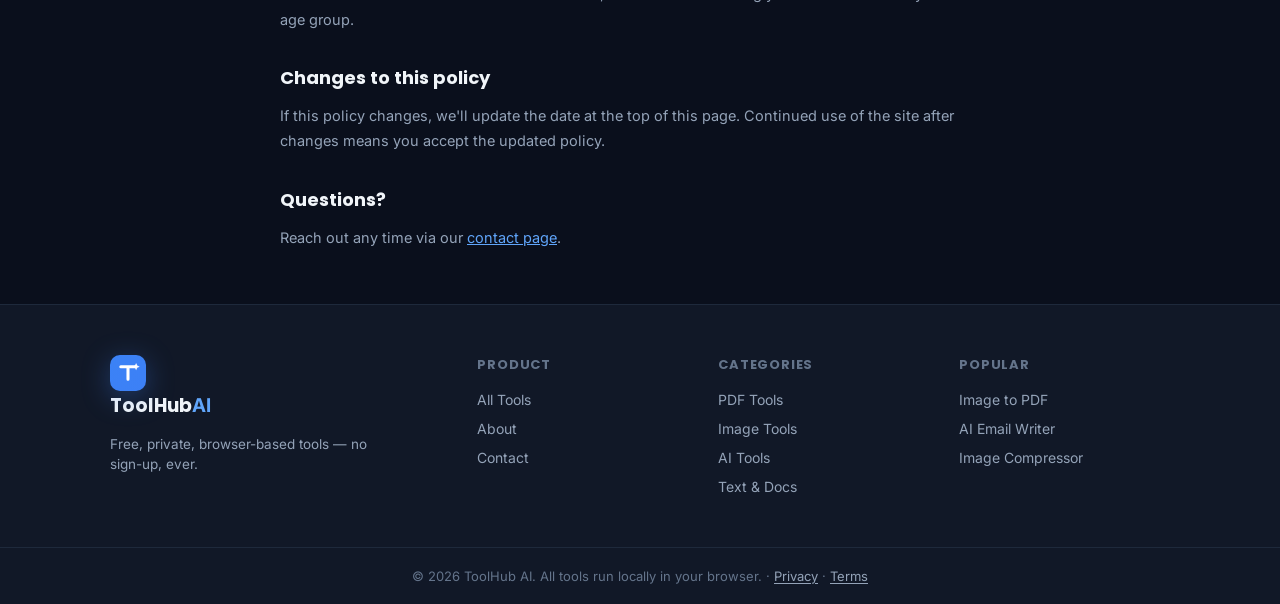
<file: privacy.html>
<!DOCTYPE html>
<html lang="en">
<head>
<!-- Google tag (gtag.js) -->
<script async src="https://www.googletagmanager.com/gtag/js?id=G-Z8N6P9HWWH"></script>
<script>
  window.dataLayer = window.dataLayer || [];
  function gtag(){dataLayer.push(arguments);}
  gtag('js', new Date());
  gtag('config', 'G-Z8N6P9HWWH');
</script>
<meta charset="UTF-8">
<meta name="viewport" content="width=device-width, initial-scale=1.0, viewport-fit=cover">
<title>Privacy Policy — ToolHub AI</title>
<meta name="description" content="How ToolHub AI handles your data. Short version: your files never leave your browser.">
<meta name="theme-color" content="#0b1220">
<link rel="canonical" href="https://tool-hub-ai.vercel.app/privacy.html">

<meta property="og:type" content="website">
<meta property="og:title" content="Privacy Policy — ToolHub AI">
<meta property="og:description" content="How ToolHub AI handles your data. Short version: your files never leave your browser.">
<meta property="og:url" content="https://tool-hub-ai.vercel.app/privacy.html">
<meta property="og:site_name" content="ToolHub AI">
<meta property="og:image" content="https://tool-hub-ai.vercel.app/assets/og-image.png">
<meta name="twitter:card" content="summary_large_image">

<link rel="icon" href="data:image/svg+xml,%3Csvg xmlns='http://www.w3.org/2000/svg' viewBox='0 0 40 40'%3E%3Crect width='40' height='40' rx='11' fill='%232563eb'/%3E%3Cpath d='M12 13h16M20 13v14' stroke='white' stroke-width='3.6' stroke-linecap='round'/%3E%3Cpath d='M29 9l1.3 2.7L33 13l-2.7 1.3L29 17l-1.3-2.7L25 13l2.7-1.3z' fill='white'/%3E%3C/svg%3E">

<link rel="preconnect" href="https://fonts.googleapis.com">
<link rel="preconnect" href="https://fonts.gstatic.com" crossorigin>
<link href="https://fonts.googleapis.com/css2?family=Inter:wght@400;500;600;700&family=Poppins:wght@600;700;800&display=swap" rel="stylesheet">
<link rel="preconnect" href="https://cdnjs.cloudflare.com" crossorigin>
<link rel="stylesheet" href="https://cdnjs.cloudflare.com/ajax/libs/font-awesome/6.7.2/css/all.min.css">
<link rel="stylesheet" href="css/style.css">
</head>

<body>

<div class="page-loader" id="pageLoader">
    <svg class="loader-mark" viewBox="0 0 40 40" xmlns="http://www.w3.org/2000/svg">
        <defs><linearGradient id="loaderGrad" x1="0" y1="0" x2="40" y2="40">
            <stop offset="0" stop-color="#3b82f6"/><stop offset="1" stop-color="#7c3aed"/>
        </linearGradient></defs>
        <rect width="40" height="40" rx="11" fill="url(#loaderGrad)"/>
        <path d="M12 13h16M20 13v14" stroke="white" stroke-width="3.4" stroke-linecap="round"/>
        <path d="M29 9l1.3 2.7L33 13l-2.7 1.3L29 17l-1.3-2.7L25 13l2.7-1.3z" fill="white" opacity="0.95"/>
    </svg>
</div>

<header class="navbar" id="navbar">
    <div class="nav-inner">
        <a href="/" class="logo">
            <span class="logo-mark">
                <svg viewBox="0 0 40 40" xmlns="http://www.w3.org/2000/svg">
                    <defs><linearGradient id="logoGradNav" x1="0" y1="0" x2="40" y2="40">
                        <stop offset="0" stop-color="#3b82f6"/><stop offset="1" stop-color="#7c3aed"/>
                    </linearGradient></defs>
                    <rect width="40" height="40" rx="11" fill="url(#logoGradNav)"/>
                    <path d="M12 13h16M20 13v14" stroke="white" stroke-width="3.4" stroke-linecap="round"/>
                    <path d="M29 9l1.3 2.7L33 13l-2.7 1.3L29 17l-1.3-2.7L25 13l2.7-1.3z" fill="white" opacity="0.95"/>
                </svg>
            </span>
            <span class="logo-text">ToolHub<span class="accent">AI</span></span>
        </a>
        <nav class="nav-links" id="navLinks">
            <a href="/">Home</a>
            <a href="/dashboard.html">All Tools</a>
            <a href="/about.html">About</a>
            <a href="/contact.html">Contact</a>
        </nav>
        <div class="nav-actions" style="margin-left:auto;">
            <button type="button" id="themeBtn" title="Toggle theme" aria-label="Toggle theme">
                <i class="fa-solid fa-moon"></i>
            </button>
            <a href="/dashboard.html" class="nav-cta">Open Dashboard</a>
        </div>
    </div>
</header>

<main>

    <section class="static-hero">
        <span class="eyebrow">Privacy Policy</span>
        <h1>Your files never leave your browser</h1>
        <p>That's the short version. Here's the full one, in plain language.</p>
    </section>

    <section class="static-section legal-content">

        <p class="updated-date"><i class="fa-solid fa-clock"></i> Last updated: August 4, 2026</p>

        <h2>The short version</h2>
        <p>
            Every tool on ToolHub AI runs entirely in your web browser. When you upload an image, PDF, or
            type into a form, that data is processed on <strong>your own device</strong> using JavaScript —
            it is never uploaded to our servers, because we don't have a server that accepts your files in
            the first place. We simply have no way to see, store, or share files you work with.
        </p>

        <h2>What we don't collect</h2>
        <ul>
            <li>We don't require an account, sign-up, or login for any tool.</li>
            <li>We don't upload, store, or have access to the images, PDFs, or documents you process.</li>
            <li>We don't sell or share personal data, because we don't collect it in the first place.</li>
        </ul>

        <h2>What is stored locally on your device</h2>
        <p>
            Some tools (like the Resume Builder and Cover Letter Generator) automatically save your form
            entries using your browser's <code>localStorage</code>, so you don't lose your work on refresh.
            This data stays on your device — we never receive a copy of it. You can clear it anytime using
            the "Clear All" button in those tools, or by clearing your browser's site data.
        </p>

        <h2>Contact form</h2>
        <p>
            Our contact form doesn't submit data to a server either — clicking "Send Message" opens your
            own email app with a pre-filled message. Anything you send is delivered directly through your
            email provider, the same as writing us an email yourself.
        </p>

        <h2>Third-party services</h2>
        <p>To load fonts, icons, and the libraries that power our tools, pages on this site fetch resources from:</p>
        <ul>
            <li>Google Fonts (typefaces)</li>
            <li>Font Awesome / cdnjs (icons and JavaScript libraries)</li>
            <li>jsDelivr (JavaScript libraries)</li>
        </ul>
        <p>
            These providers may log standard technical data (like your IP address) as part of serving those
            files, under their own privacy policies. We don't control or receive this data ourselves.
        </p>

        <h2>Analytics &amp; advertising</h2>
        <p>
            We may use privacy-conscious analytics to understand which tools are useful, and we may show ads
            through Google AdSense to keep these tools free. If we do, Google and its partners may use
            cookies to serve ads based on your visits to this and other sites. You can learn more or opt out
            of personalized advertising at
            <a href="https://www.google.com/settings/ads" target="_blank" rel="noopener">google.com/settings/ads</a>.
            This policy will be updated with specifics if and when advertising is active.
        </p>

        <h2>Children's privacy</h2>
        <p>ToolHub AI is not directed at children under 13, and we don't knowingly collect data from anyone in that age group.</p>

        <h2>Changes to this policy</h2>
        <p>If this policy changes, we'll update the date at the top of this page. Continued use of the site after changes means you accept the updated policy.</p>

        <h2>Questions?</h2>
        <p>Reach out any time via our <a href="/contact.html">contact page</a>.</p>

    </section>

</main>

<footer class="site-footer">
    <div class="footer-inner">
        <div class="footer-col footer-brand">
            <a href="/" class="logo">
                <span class="logo-mark">
                    <svg viewBox="0 0 40 40" xmlns="http://www.w3.org/2000/svg">
                        <defs><linearGradient id="logoGradFooter" x1="0" y1="0" x2="40" y2="40">
                            <stop offset="0" stop-color="#3b82f6"/><stop offset="1" stop-color="#7c3aed"/>
                        </linearGradient></defs>
                        <rect width="40" height="40" rx="11" fill="url(#logoGradFooter)"/>
                        <path d="M12 13h16M20 13v14" stroke="white" stroke-width="3.4" stroke-linecap="round"/>
                        <path d="M29 9l1.3 2.7L33 13l-2.7 1.3L29 17l-1.3-2.7L25 13l2.7-1.3z" fill="white" opacity="0.95"/>
                    </svg>
                </span>
                <span class="logo-text">ToolHub<span class="accent">AI</span></span>
            </a>
            <p>Free, private, browser-based tools — no sign-up, ever.</p>
        </div>
        <div class="footer-col">
            <h4>Product</h4>
            <a href="/dashboard.html">All Tools</a>
            <a href="/about.html">About</a>
            <a href="/contact.html">Contact</a>
        </div>
        <div class="footer-col">
            <h4>Categories</h4>
            <a href="/dashboard.html?category=pdf">PDF Tools</a>
            <a href="/dashboard.html?category=image">Image Tools</a>
            <a href="/dashboard.html?category=ai">AI Tools</a>
            <a href="/dashboard.html?category=text">Text &amp; Docs</a>
        </div>
        <div class="footer-col">
            <h4>Popular</h4>
            <a href="/tools/image-to-pdf/index.html">Image to PDF</a>
            <a href="/tools/ai-email-writer/index.html">AI Email Writer</a>
            <a href="/tools/image-compressor/index.html">Image Compressor</a>
        </div>
    </div>
    <div class="footer-bottom">
        <p>© 2026 ToolHub AI. All tools run locally in your browser. · <a href="/privacy.html">Privacy</a> · <a href="/terms.html">Terms</a></p>
    </div>
</footer>

<script src="js/theme.js"></script>
<script src="js/loader.js"></script>
</body>
</html>
</file>
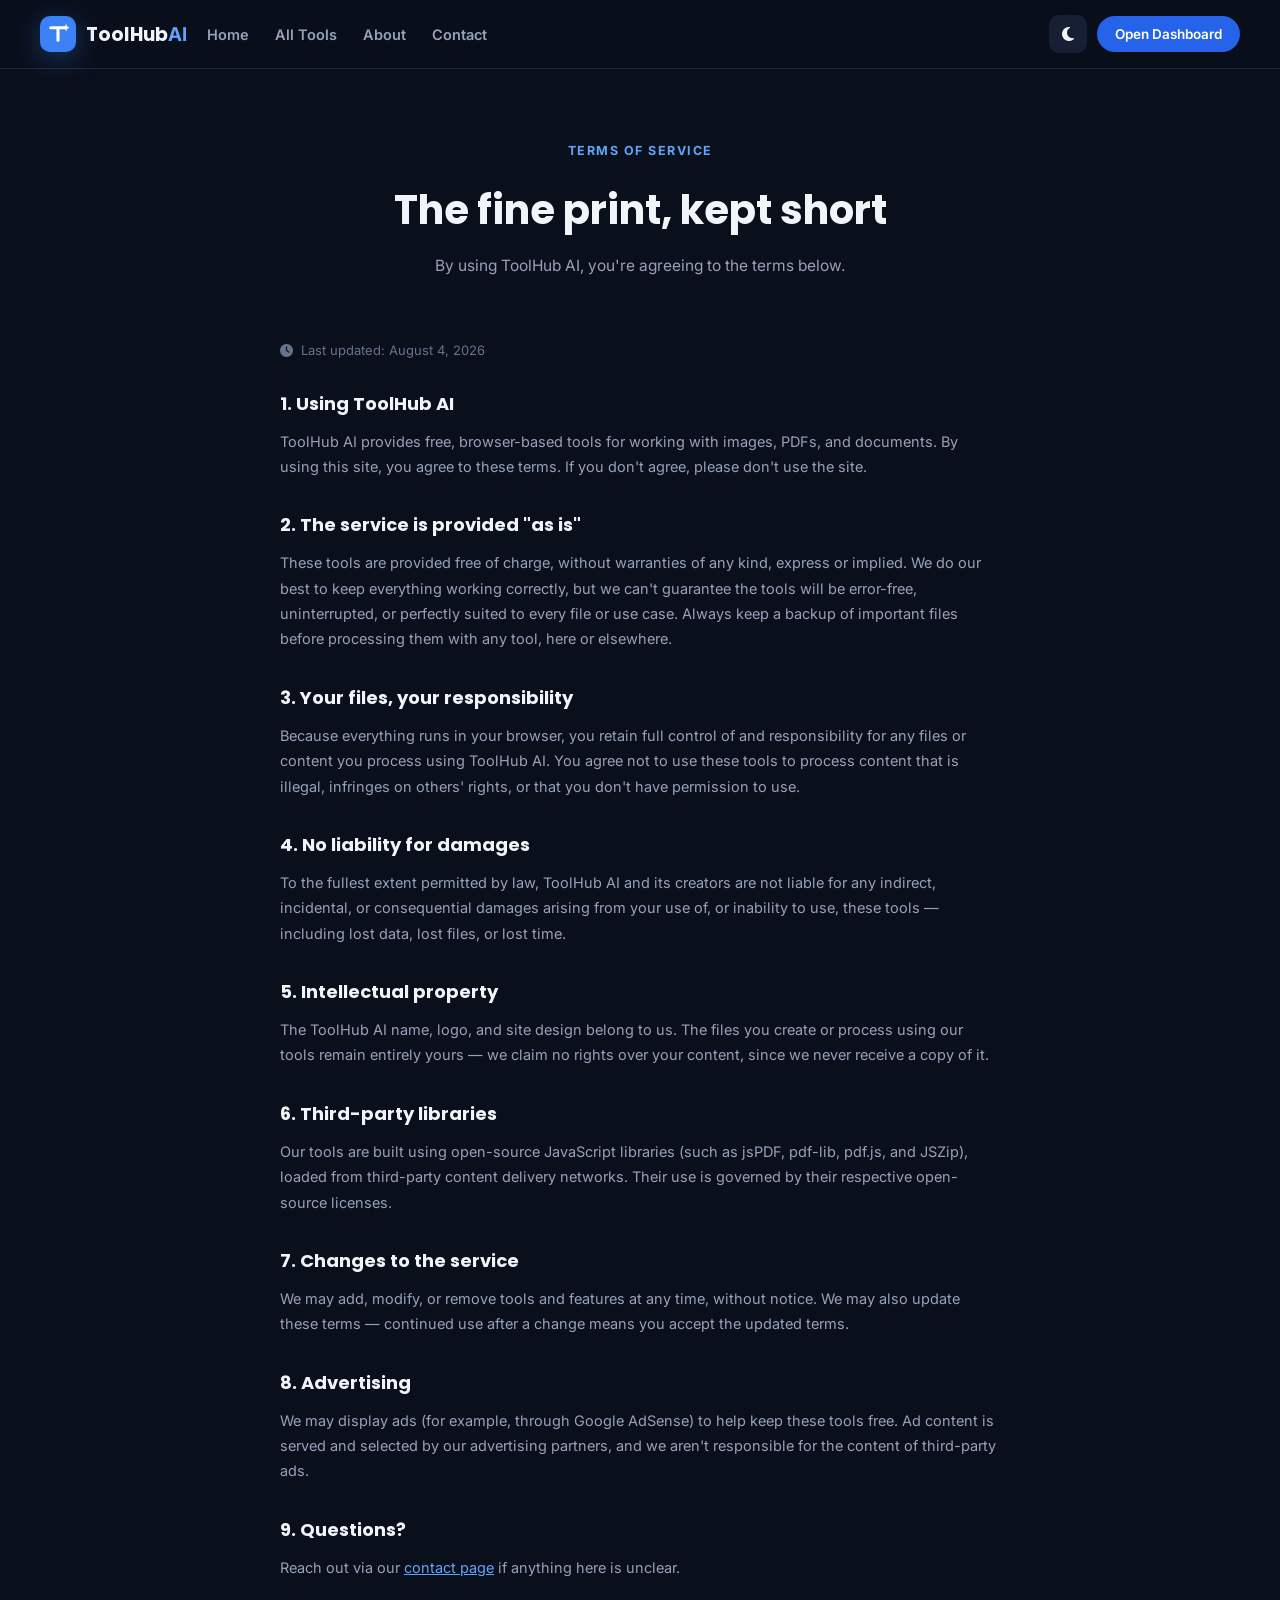
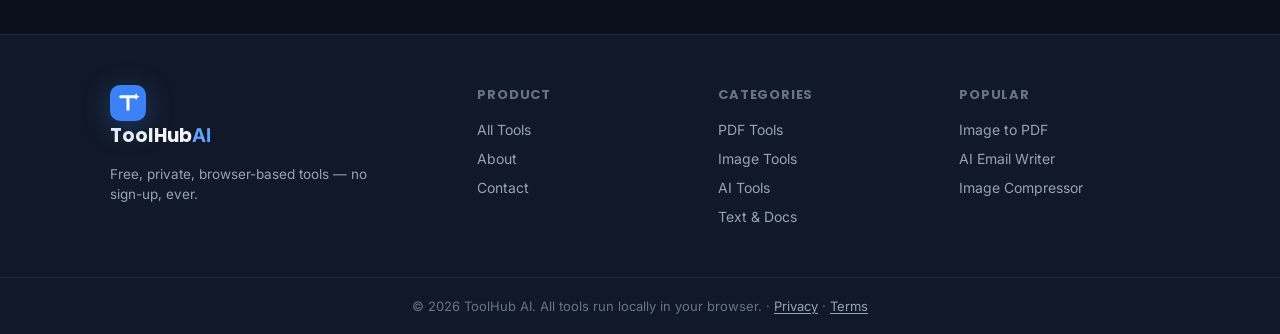
<file: terms.html>
<!DOCTYPE html>
<html lang="en">
<head>
<!-- Google tag (gtag.js) -->
<script async src="https://www.googletagmanager.com/gtag/js?id=G-Z8N6P9HWWH"></script>
<script>
  window.dataLayer = window.dataLayer || [];
  function gtag(){dataLayer.push(arguments);}
  gtag('js', new Date());
  gtag('config', 'G-Z8N6P9HWWH');
</script>
<meta charset="UTF-8">
<meta name="viewport" content="width=device-width, initial-scale=1.0, viewport-fit=cover">
<title>Terms of Service — ToolHub AI</title>
<meta name="description" content="The terms for using ToolHub AI's free browser-based tools.">
<meta name="theme-color" content="#0b1220">
<link rel="canonical" href="https://tool-hub-ai.vercel.app/terms.html">

<meta property="og:type" content="website">
<meta property="og:title" content="Terms of Service — ToolHub AI">
<meta property="og:description" content="The terms for using ToolHub AI's free browser-based tools.">
<meta property="og:url" content="https://tool-hub-ai.vercel.app/terms.html">
<meta property="og:site_name" content="ToolHub AI">
<meta property="og:image" content="https://tool-hub-ai.vercel.app/assets/og-image.png">
<meta name="twitter:card" content="summary_large_image">

<link rel="icon" href="data:image/svg+xml,%3Csvg xmlns='http://www.w3.org/2000/svg' viewBox='0 0 40 40'%3E%3Crect width='40' height='40' rx='11' fill='%232563eb'/%3E%3Cpath d='M12 13h16M20 13v14' stroke='white' stroke-width='3.6' stroke-linecap='round'/%3E%3Cpath d='M29 9l1.3 2.7L33 13l-2.7 1.3L29 17l-1.3-2.7L25 13l2.7-1.3z' fill='white'/%3E%3C/svg%3E">

<link rel="preconnect" href="https://fonts.googleapis.com">
<link rel="preconnect" href="https://fonts.gstatic.com" crossorigin>
<link href="https://fonts.googleapis.com/css2?family=Inter:wght@400;500;600;700&family=Poppins:wght@600;700;800&display=swap" rel="stylesheet">
<link rel="preconnect" href="https://cdnjs.cloudflare.com" crossorigin>
<link rel="stylesheet" href="https://cdnjs.cloudflare.com/ajax/libs/font-awesome/6.7.2/css/all.min.css">
<link rel="stylesheet" href="css/style.css">
</head>

<body>

<div class="page-loader" id="pageLoader">
    <svg class="loader-mark" viewBox="0 0 40 40" xmlns="http://www.w3.org/2000/svg">
        <defs><linearGradient id="loaderGrad" x1="0" y1="0" x2="40" y2="40">
            <stop offset="0" stop-color="#3b82f6"/><stop offset="1" stop-color="#7c3aed"/>
        </linearGradient></defs>
        <rect width="40" height="40" rx="11" fill="url(#loaderGrad)"/>
        <path d="M12 13h16M20 13v14" stroke="white" stroke-width="3.4" stroke-linecap="round"/>
        <path d="M29 9l1.3 2.7L33 13l-2.7 1.3L29 17l-1.3-2.7L25 13l2.7-1.3z" fill="white" opacity="0.95"/>
    </svg>
</div>

<header class="navbar" id="navbar">
    <div class="nav-inner">
        <a href="/" class="logo">
            <span class="logo-mark">
                <svg viewBox="0 0 40 40" xmlns="http://www.w3.org/2000/svg">
                    <defs><linearGradient id="logoGradNav" x1="0" y1="0" x2="40" y2="40">
                        <stop offset="0" stop-color="#3b82f6"/><stop offset="1" stop-color="#7c3aed"/>
                    </linearGradient></defs>
                    <rect width="40" height="40" rx="11" fill="url(#logoGradNav)"/>
                    <path d="M12 13h16M20 13v14" stroke="white" stroke-width="3.4" stroke-linecap="round"/>
                    <path d="M29 9l1.3 2.7L33 13l-2.7 1.3L29 17l-1.3-2.7L25 13l2.7-1.3z" fill="white" opacity="0.95"/>
                </svg>
            </span>
            <span class="logo-text">ToolHub<span class="accent">AI</span></span>
        </a>
        <nav class="nav-links" id="navLinks">
            <a href="/">Home</a>
            <a href="/dashboard.html">All Tools</a>
            <a href="/about.html">About</a>
            <a href="/contact.html">Contact</a>
        </nav>
        <div class="nav-actions" style="margin-left:auto;">
            <button type="button" id="themeBtn" title="Toggle theme" aria-label="Toggle theme">
                <i class="fa-solid fa-moon"></i>
            </button>
            <a href="/dashboard.html" class="nav-cta">Open Dashboard</a>
        </div>
    </div>
</header>

<main>

    <section class="static-hero">
        <span class="eyebrow">Terms of Service</span>
        <h1>The fine print, kept short</h1>
        <p>By using ToolHub AI, you're agreeing to the terms below.</p>
    </section>

    <section class="static-section legal-content">

        <p class="updated-date"><i class="fa-solid fa-clock"></i> Last updated: August 4, 2026</p>

        <h2>1. Using ToolHub AI</h2>
        <p>
            ToolHub AI provides free, browser-based tools for working with images, PDFs, and documents.
            By using this site, you agree to these terms. If you don't agree, please don't use the site.
        </p>

        <h2>2. The service is provided "as is"</h2>
        <p>
            These tools are provided free of charge, without warranties of any kind, express or implied.
            We do our best to keep everything working correctly, but we can't guarantee the tools will be
            error-free, uninterrupted, or perfectly suited to every file or use case. Always keep a backup
            of important files before processing them with any tool, here or elsewhere.
        </p>

        <h2>3. Your files, your responsibility</h2>
        <p>
            Because everything runs in your browser, you retain full control of and responsibility for any
            files or content you process using ToolHub AI. You agree not to use these tools to process
            content that is illegal, infringes on others' rights, or that you don't have permission to use.
        </p>

        <h2>4. No liability for damages</h2>
        <p>
            To the fullest extent permitted by law, ToolHub AI and its creators are not liable for any
            indirect, incidental, or consequential damages arising from your use of, or inability to use,
            these tools — including lost data, lost files, or lost time.
        </p>

        <h2>5. Intellectual property</h2>
        <p>
            The ToolHub AI name, logo, and site design belong to us. The files you create or process using
            our tools remain entirely yours — we claim no rights over your content, since we never receive
            a copy of it.
        </p>

        <h2>6. Third-party libraries</h2>
        <p>
            Our tools are built using open-source JavaScript libraries (such as jsPDF, pdf-lib, pdf.js, and
            JSZip), loaded from third-party content delivery networks. Their use is governed by their
            respective open-source licenses.
        </p>

        <h2>7. Changes to the service</h2>
        <p>
            We may add, modify, or remove tools and features at any time, without notice. We may also update
            these terms — continued use after a change means you accept the updated terms.
        </p>

        <h2>8. Advertising</h2>
        <p>
            We may display ads (for example, through Google AdSense) to help keep these tools free. Ad
            content is served and selected by our advertising partners, and we aren't responsible for
            the content of third-party ads.
        </p>

        <h2>9. Questions?</h2>
        <p>Reach out via our <a href="/contact.html">contact page</a> if anything here is unclear.</p>

    </section>

</main>

<footer class="site-footer">
    <div class="footer-inner">
        <div class="footer-col footer-brand">
            <a href="/" class="logo">
                <span class="logo-mark">
                    <svg viewBox="0 0 40 40" xmlns="http://www.w3.org/2000/svg">
                        <defs><linearGradient id="logoGradFooter" x1="0" y1="0" x2="40" y2="40">
                            <stop offset="0" stop-color="#3b82f6"/><stop offset="1" stop-color="#7c3aed"/>
                        </linearGradient></defs>
                        <rect width="40" height="40" rx="11" fill="url(#logoGradFooter)"/>
                        <path d="M12 13h16M20 13v14" stroke="white" stroke-width="3.4" stroke-linecap="round"/>
                        <path d="M29 9l1.3 2.7L33 13l-2.7 1.3L29 17l-1.3-2.7L25 13l2.7-1.3z" fill="white" opacity="0.95"/>
                    </svg>
                </span>
                <span class="logo-text">ToolHub<span class="accent">AI</span></span>
            </a>
            <p>Free, private, browser-based tools — no sign-up, ever.</p>
        </div>
        <div class="footer-col">
            <h4>Product</h4>
            <a href="/dashboard.html">All Tools</a>
            <a href="/about.html">About</a>
            <a href="/contact.html">Contact</a>
        </div>
        <div class="footer-col">
            <h4>Categories</h4>
            <a href="/dashboard.html?category=pdf">PDF Tools</a>
            <a href="/dashboard.html?category=image">Image Tools</a>
            <a href="/dashboard.html?category=ai">AI Tools</a>
            <a href="/dashboard.html?category=text">Text &amp; Docs</a>
        </div>
        <div class="footer-col">
            <h4>Popular</h4>
            <a href="/tools/image-to-pdf/index.html">Image to PDF</a>
            <a href="/tools/ai-email-writer/index.html">AI Email Writer</a>
            <a href="/tools/image-compressor/index.html">Image Compressor</a>
        </div>
    </div>
    <div class="footer-bottom">
        <p>© 2026 ToolHub AI. All tools run locally in your browser. · <a href="/privacy.html">Privacy</a> · <a href="/terms.html">Terms</a></p>
    </div>
</footer>

<script src="js/theme.js"></script>
<script src="js/loader.js"></script>
</body>
</html>
</file>
<file: css/style.css>
/* ===========================
   TOKENS
=========================== */

:root {
    --bg: #0a0f1c;
    --bg-alt: #0d1424;
    --panel: #111827;
    --card: #161f33;
    --card-soft: #1b2540;
    --border: #1e293b;
    --border-light: #2d3b52;
    --text: #f1f5f9;
    --text-dim: #94a3b8;
    --text-faint: #64748b;

    --accent: #3b82f6;
    --accent-dark: #2563eb;
    --accent-light: #60a5fa;
    --success: #16a34a;
    --purple: #7c3aed;
    --teal: #0ea5a4;
    --amber: #f59e0b;

    --radius-lg: 22px;
    --radius-md: 16px;
    --radius-sm: 10px;
    --shadow-lg: 0 25px 60px rgba(0, 0, 0, .4);
    --shadow-sm: 0 8px 20px rgba(0, 0, 0, .3);

    --font-display: "Poppins", "Inter", sans-serif;
    --font-body: "Inter", sans-serif;
    color-scheme: dark;
}

[data-theme="light"] {
    --bg: #f8fafc;
    --bg-alt: #eef2f8;
    --panel: #ffffff;
    --card: #ffffff;
    --card-soft: #f1f5f9;
    --border: #e2e8f0;
    --border-light: #cbd5e1;
    --text: #0f172a;
    --text-dim: #475569;
    --text-faint: #94a3b8;
    --shadow-lg: 0 25px 60px rgba(15, 23, 42, .12);
    --shadow-sm: 0 8px 20px rgba(15, 23, 42, .08);
    color-scheme: light;
}

* {
    margin: 0;
    padding: 0;
    box-sizing: border-box;
    font-family: var(--font-body);
}

h1, h2, h3, h4 {
    font-family: var(--font-display);
}

html {
    scroll-behavior: smooth;
}

body {
    background: var(--bg);
    color: var(--text);
    transition: background .25s ease, color .25s ease;
    overflow-x: hidden;
}

a {
    text-decoration: none;
    color: inherit;
}

button {
    font: inherit;
}

img, svg {
    display: block;
    max-width: 100%;
}

:focus-visible {
    outline: 2px solid var(--accent-light);
    outline-offset: 2px;
}

::-webkit-scrollbar { width: 8px; height: 8px; }
::-webkit-scrollbar-thumb { background: var(--border-light); border-radius: 20px; }

.accent { color: var(--accent-light); }
.accent-text {
    background: linear-gradient(100deg, var(--accent-light), var(--purple));
    -webkit-background-clip: text;
    background-clip: text;
    color: transparent;
}

/* ===========================
   NAVBAR
=========================== */

.navbar {
    position: sticky;
    top: 0;
    z-index: 100;
    background: rgba(10, 15, 28, .78);
    backdrop-filter: blur(14px);
    -webkit-backdrop-filter: blur(14px);
    border-bottom: 1px solid var(--border);
}

[data-theme="light"] .navbar {
    background: rgba(255, 255, 255, .8);
}

.nav-inner {
    max-width: 1240px;
    margin: 0 auto;
    height: 68px;
    display: flex;
    align-items: center;
    gap: 20px;
    padding: 0 20px;
}

.logo {
    display: flex;
    align-items: center;
    gap: 10px;
    flex-shrink: 0;
}

.logo-mark {
    width: 36px;
    height: 36px;
    display: flex;
    align-items: center;
    justify-content: center;
    flex-shrink: 0;
    filter: drop-shadow(0 6px 14px rgba(59, 130, 246, .35));
}

.logo-mark svg {
    width: 100%;
    height: 100%;
}

.logo-text {
    font-family: var(--font-display);
    font-weight: 700;
    font-size: 19px;
    color: var(--text);
}

.nav-links {
    display: flex;
    align-items: center;
    gap: 26px;
    flex-shrink: 0;
}

.nav-links a {
    font-size: 14.5px;
    font-weight: 600;
    color: var(--text-dim);
    transition: color .2s ease;
    white-space: nowrap;
}

.nav-links a:hover {
    color: var(--text);
}

.nav-search {
    flex: 1;
    max-width: 340px;
    display: flex;
    align-items: center;
    gap: 10px;
    background: var(--card);
    border: 1px solid var(--border-light);
    border-radius: 999px;
    padding: 9px 16px;
    margin-left: auto;
}

.nav-search i {
    color: var(--text-faint);
    font-size: 13px;
}

.nav-search input {
    flex: 1;
    background: transparent;
    border: none;
    outline: none;
    color: var(--text);
    font-size: 13.5px;
}

.nav-search input::placeholder {
    color: var(--text-faint);
}

.nav-actions {
    display: flex;
    align-items: center;
    gap: 10px;
    flex-shrink: 0;
}

#themeBtn {
    width: 38px;
    height: 38px;
    border: none;
    border-radius: var(--radius-sm);
    background: var(--card);
    color: var(--text);
    cursor: pointer;
    transition: background .2s ease, transform .2s ease;
}

#themeBtn:hover {
    background: var(--accent-dark);
    color: #fff;
    transform: translateY(-2px);
}

.nav-cta {
    background: var(--accent-dark);
    color: #fff;
    font-weight: 600;
    font-size: 13.5px;
    padding: 10px 18px;
    border-radius: 999px;
    white-space: nowrap;
    transition: transform .2s ease, filter .2s ease;
}

.nav-cta:hover {
    transform: translateY(-2px);
    filter: brightness(1.1);
}

.menu-btn {
    display: none;
    width: 38px;
    height: 38px;
    border: none;
    border-radius: var(--radius-sm);
    background: var(--card);
    color: var(--text);
    cursor: pointer;
}

.mobile-menu {
    display: none;
    flex-direction: column;
    gap: 4px;
    padding: 14px 20px 20px;
    border-top: 1px solid var(--border);
}

.mobile-menu.open {
    display: flex;
}

.mobile-menu a {
    padding: 12px 4px;
    font-weight: 600;
    font-size: 15px;
    color: var(--text-dim);
    border-bottom: 1px solid var(--border);
}

.mobile-only.nav-search {
    max-width: none;
    margin: 0 0 10px;
}

/* ===========================
   HERO
=========================== */

.hero {
    position: relative;
    padding: 90px 20px 70px;
    text-align: center;
    overflow: hidden;
}

.hero-glow {
    position: absolute;
    border-radius: 50%;
    filter: blur(90px);
    opacity: .35;
    pointer-events: none;
    z-index: 0;
}

.glow-1 {
    width: 480px;
    height: 480px;
    background: var(--accent);
    top: -180px;
    left: -120px;
}

.glow-2 {
    width: 420px;
    height: 420px;
    background: var(--purple);
    top: -100px;
    right: -140px;
}

[data-theme="light"] .hero-glow {
    opacity: .18;
}

.hero-inner {
    position: relative;
    z-index: 2;
    max-width: 780px;
    margin: 0 auto;
}

.hero-badge {
    display: inline-flex;
    align-items: center;
    gap: 8px;
    background: var(--card);
    border: 1px solid var(--border-light);
    color: var(--text-dim);
    font-size: 12.5px;
    font-weight: 600;
    padding: 8px 16px;
    border-radius: 999px;
    margin-bottom: 24px;
}

.hero-badge i { color: var(--success); }

.hero h1 {
    font-size: clamp(32px, 5.5vw, 54px);
    font-weight: 700;
    line-height: 1.15;
    letter-spacing: -.5px;
    margin-bottom: 20px;
}

.hero-sub {
    font-size: 17px;
    color: var(--text-dim);
    max-width: 600px;
    margin: 0 auto 32px;
    line-height: 1.6;
}

.hero-search {
    display: flex;
    align-items: center;
    gap: 10px;
    background: var(--card);
    border: 1px solid var(--border-light);
    border-radius: 999px;
    padding: 8px 8px 8px 22px;
    max-width: 560px;
    margin: 0 auto 28px;
    box-shadow: var(--shadow-sm);
}

.hero-search i {
    color: var(--text-faint);
}

.hero-search input {
    flex: 1;
    background: transparent;
    border: none;
    outline: none;
    color: var(--text);
    font-size: 15px;
    padding: 10px 0;
}

.hero-search input::placeholder {
    color: var(--text-faint);
}

.hero-search button {
    background: var(--accent-dark);
    color: #fff;
    border: none;
    border-radius: 999px;
    padding: 12px 22px;
    font-weight: 600;
    font-size: 14px;
    cursor: pointer;
    transition: transform .2s ease, filter .2s ease;
}

.hero-search button:hover {
    transform: translateY(-1px);
    filter: brightness(1.1);
}

.hero-ctas {
    display: flex;
    align-items: center;
    justify-content: center;
    gap: 14px;
    flex-wrap: wrap;
    margin-bottom: 28px;
}

.btn-primary, .btn-secondary {
    display: inline-flex;
    align-items: center;
    gap: 9px;
    padding: 13px 24px;
    border-radius: 999px;
    font-weight: 600;
    font-size: 14.5px;
    transition: transform .2s ease, filter .2s ease, background .2s ease;
}

.btn-primary {
    background: linear-gradient(135deg, var(--accent), var(--purple));
    color: #fff;
    box-shadow: 0 10px 24px rgba(59, 130, 246, .35);
}

.btn-primary.light {
    background: #fff;
    color: var(--accent-dark);
    box-shadow: none;
}

.btn-secondary {
    background: var(--card);
    color: var(--text);
    border: 1px solid var(--border-light);
}

.btn-primary:hover, .btn-secondary:hover {
    transform: translateY(-2px);
    filter: brightness(1.06);
}

.hero-trust {
    display: flex;
    justify-content: center;
    gap: 22px;
    flex-wrap: wrap;
    font-size: 13px;
    color: var(--text-faint);
}

.hero-trust i { color: var(--success); margin-right: 6px; }

.hero-orbits {
    position: absolute;
    inset: 0;
    z-index: 1;
    pointer-events: none;
}

.orbit-icon {
    position: absolute;
    width: 52px;
    height: 52px;
    border-radius: 14px;
    background: var(--card);
    border: 1px solid var(--border-light);
    display: flex;
    align-items: center;
    justify-content: center;
    font-size: 20px;
    color: var(--accent-light);
    box-shadow: var(--shadow-sm);
    animation: float 6s ease-in-out infinite;
    opacity: .85;
}

.orbit-icon.i1 { top: 14%; left: 8%; animation-delay: 0s; }
.orbit-icon.i2 { top: 62%; left: 12%; animation-delay: 1.2s; color: var(--teal); }
.orbit-icon.i3 { top: 20%; right: 9%; animation-delay: .6s; color: var(--purple); }
.orbit-icon.i4 { top: 68%; right: 13%; animation-delay: 1.8s; color: var(--amber); }
.orbit-icon.i5 { top: 40%; left: 3%; animation-delay: 2.4s; display: none; }
.orbit-icon.i6 { top: 45%; right: 4%; animation-delay: 3s; display: none; }

@keyframes float {
    0%, 100% { transform: translateY(0); }
    50% { transform: translateY(-14px); }
}

/* ===========================
   REVEAL ON SCROLL
=========================== */

.reveal {
    opacity: 0;
    transform: translateY(24px);
    transition: opacity .6s ease, transform .6s ease;
}

.reveal.in-view {
    opacity: 1;
    transform: translateY(0);
}

/* ===========================
   SECTION HEAD
=========================== */

.section-head {
    text-align: center;
    max-width: 560px;
    margin: 0 auto 40px;
}

.eyebrow {
    display: inline-block;
    color: var(--accent-light);
    font-weight: 700;
    font-size: 12.5px;
    text-transform: uppercase;
    letter-spacing: 1.5px;
    margin-bottom: 10px;
}

.section-head h2 {
    font-size: clamp(24px, 4vw, 34px);
    margin-bottom: 10px;
}

.section-head p {
    color: var(--text-dim);
    font-size: 15px;
}

/* ===========================
   STATS
=========================== */

.stats-section {
    padding: 50px 20px;
    background: var(--bg-alt);
    border-top: 1px solid var(--border);
    border-bottom: 1px solid var(--border);
}

.stats-inner {
    max-width: 1000px;
    margin: 0 auto;
    display: grid;
    grid-template-columns: repeat(4, 1fr);
    gap: 20px;
    text-align: center;
}

.stat-number {
    font-family: var(--font-display);
    font-size: clamp(28px, 4vw, 42px);
    font-weight: 700;
    color: var(--accent-light);
    margin-bottom: 6px;
}

.stat-label {
    color: var(--text-dim);
    font-size: 13.5px;
    font-weight: 500;
}

/* ===========================
   CATEGORIES
=========================== */

.categories-section {
    padding: 80px 20px 20px;
    max-width: 1100px;
    margin: 0 auto;
}

.category-grid {
    display: grid;
    grid-template-columns: repeat(4, 1fr);
    gap: 18px;
}

.category-card {
    background: var(--card);
    border: 1px solid var(--border);
    border-radius: var(--radius-lg);
    padding: 26px 18px;
    display: flex;
    flex-direction: column;
    align-items: center;
    gap: 10px;
    cursor: pointer;
    transition: transform .2s ease, border-color .2s ease, box-shadow .2s ease;
}

.category-card:hover {
    transform: translateY(-4px);
    border-color: var(--accent);
    box-shadow: var(--shadow-sm);
}

.category-card.active {
    border-color: var(--accent);
    background: var(--card-soft);
    box-shadow: 0 0 0 3px rgba(59, 130, 246, .15);
}

.cat-icon {
    width: 52px;
    height: 52px;
    border-radius: 16px;
    display: flex;
    align-items: center;
    justify-content: center;
    font-size: 21px;
    color: #fff;
}

.cat-pdf { background: linear-gradient(135deg, #ef4444, #b91c1c); }
.cat-image { background: linear-gradient(135deg, var(--accent), var(--accent-dark)); }
.cat-ai { background: linear-gradient(135deg, var(--purple), #5b21b6); }
.cat-text { background: linear-gradient(135deg, var(--teal), #0d7d7c); }

.cat-name {
    font-weight: 700;
    font-size: 15.5px;
}

.cat-count {
    font-size: 12px;
    color: var(--text-faint);
}

/* ===========================
   FEATURED TOOLS
=========================== */

.featured-section {
    padding: 80px 20px;
    max-width: 1200px;
    margin: 0 auto;
}

.tools-grid {
    display: grid;
    grid-template-columns: repeat(auto-fill, minmax(260px, 1fr));
    gap: 20px;
}

.tool-card {
    background: var(--card);
    border: 1px solid var(--border);
    border-radius: var(--radius-lg);
    padding: 24px;
    display: flex;
    flex-direction: column;
    gap: 14px;
    position: relative;
    transition: transform .2s ease, border-color .2s ease, box-shadow .2s ease;
}

.tool-card:hover {
    transform: translateY(-5px);
    border-color: var(--accent);
    box-shadow: var(--shadow-lg);
}

.tool-card-icon {
    width: 50px;
    height: 50px;
    border-radius: 14px;
    display: flex;
    align-items: center;
    justify-content: center;
    font-size: 21px;
    color: #fff;
}

.tool-card h3 {
    font-size: 16.5px;
    font-weight: 600;
}

.tool-card p {
    color: var(--text-dim);
    font-size: 13.5px;
    line-height: 1.5;
    flex: 1;
}

.tool-card-footer {
    display: flex;
    align-items: center;
    justify-content: space-between;
}

.tool-try {
    color: var(--accent-light);
    font-weight: 600;
    font-size: 13.5px;
    display: flex;
    align-items: center;
    gap: 6px;
}

.tool-badge {
    font-size: 10.5px;
    font-weight: 700;
    padding: 3px 9px;
    border-radius: 20px;
    background: rgba(22, 163, 74, .18);
    color: var(--success);
    text-transform: uppercase;
    letter-spacing: .5px;
}

.tool-category-tag {
    font-size: 10.5px;
    color: var(--text-faint);
    text-transform: uppercase;
    letter-spacing: .5px;
    font-weight: 600;
}

.no-results {
    text-align: center;
    color: var(--text-faint);
    padding: 40px 0;
}

.see-all-wrap {
    display: flex;
    justify-content: center;
    margin-top: 36px;
}

/* ===========================
   CTA BAND
=========================== */

.cta-band {
    margin: 40px 20px 80px;
    max-width: 1100px;
    margin-left: auto;
    margin-right: auto;
    background: linear-gradient(120deg, var(--accent-dark), var(--purple));
    border-radius: 28px;
    padding: 56px 30px;
    text-align: center;
    color: #fff;
}

.cta-band h2 {
    font-size: clamp(22px, 3.5vw, 30px);
    margin-bottom: 10px;
}

.cta-band p {
    opacity: .9;
    margin-bottom: 24px;
    font-size: 15px;
}

/* ===========================
   FOOTER
=========================== */

.site-footer {
    background: var(--panel);
    border-top: 1px solid var(--border);
    padding-top: 50px;
}

.footer-inner {
    max-width: 1100px;
    margin: 0 auto;
    padding: 0 20px 40px;
    display: grid;
    grid-template-columns: 1.6fr 1fr 1fr 1fr;
    gap: 30px;
}

.footer-brand p {
    color: var(--text-dim);
    font-size: 13.5px;
    margin-top: 14px;
    max-width: 260px;
    line-height: 1.5;
}

.footer-col h4 {
    font-size: 13px;
    text-transform: uppercase;
    letter-spacing: .8px;
    color: var(--text-faint);
    margin-bottom: 16px;
}

.footer-col a {
    display: block;
    color: var(--text-dim);
    font-size: 14px;
    margin-bottom: 12px;
    transition: color .2s ease;
}

.footer-col a:hover {
    color: var(--accent-light);
}

.footer-bottom {
    border-top: 1px solid var(--border);
    text-align: center;
    padding: 20px;
    color: var(--text-faint);
    font-size: 13px;
}

/* ===========================================
   PAGE LOADER
=========================================== */

.page-loader {
    position: fixed;
    inset: 0;
    z-index: 99999;
    background: var(--bg);
    display: flex;
    align-items: center;
    justify-content: center;
    transition: opacity .4s ease, visibility .4s ease;
}

.page-loader.loader-hidden {
    opacity: 0;
    visibility: hidden;
    pointer-events: none;
}

.loader-mark {
    width: 56px;
    height: 56px;
    animation: loaderPulse 1.1s ease-in-out infinite;
}

@keyframes loaderPulse {
    0%, 100% { transform: scale(1); opacity: 1; }
    50% { transform: scale(.88); opacity: .7; }
}

/* ===========================================
   STATIC PAGES (About / Contact / 404)
=========================================== */

.static-hero {
    max-width: 720px;
    margin: 0 auto;
    padding: 70px 20px 20px;
    text-align: center;
}

.static-hero h1 {
    font-size: clamp(28px, 4.5vw, 40px);
    margin: 12px 0 14px;
}

.static-hero p {
    color: var(--text-dim);
    font-size: 15.5px;
    line-height: 1.6;
}

.static-section {
    max-width: 900px;
    margin: 0 auto;
    padding: 40px 20px;
}

.legal-content {
    max-width: 760px;
}

.legal-content .updated-date {
    color: var(--text-faint);
    font-size: 13px;
    margin-bottom: 28px;
    display: flex;
    align-items: center;
    gap: 8px;
}

.legal-content h2 {
    font-size: 18px;
    margin: 32px 0 12px;
    color: var(--text);
}

.legal-content h2:first-of-type {
    margin-top: 0;
}

.legal-content p {
    color: var(--text-dim);
    font-size: 14.5px;
    line-height: 1.75;
    margin-bottom: 14px;
    text-align: left;
}

.legal-content ul {
    margin: 0 0 14px 20px;
    color: var(--text-dim);
    font-size: 14.5px;
    line-height: 1.8;
}

.legal-content a {
    color: var(--accent-light);
    text-decoration: underline;
}

.legal-content code {
    background: var(--card-soft);
    border: 1px solid var(--border);
    border-radius: 5px;
    padding: 1px 6px;
    font-size: 13px;
}

.footer-bottom a {
    color: var(--text-dim);
    text-decoration: underline;
    text-underline-offset: 2px;
}

.footer-bottom a:hover {
    color: var(--accent-light);
}

.value-grid {
    display: grid;
    grid-template-columns: repeat(3, 1fr);
    gap: 20px;
    margin-top: 10px;
}

.value-card {
    background: var(--card);
    border: 1px solid var(--border);
    border-radius: var(--radius-lg);
    padding: 26px 22px;
    text-align: center;
}

.value-card i {
    width: 46px;
    height: 46px;
    border-radius: 14px;
    display: flex;
    align-items: center;
    justify-content: center;
    background: linear-gradient(135deg, var(--accent), var(--purple));
    color: #fff;
    font-size: 18px;
    margin: 0 auto 14px;
}

.value-card h3 {
    font-size: 15.5px;
    margin-bottom: 8px;
}

.value-card p {
    color: var(--text-dim);
    font-size: 13.5px;
    line-height: 1.5;
}

.contact-layout {
    display: grid;
    grid-template-columns: 1fr 1.3fr;
    gap: 30px;
    max-width: 1000px;
    margin: 0 auto;
    padding: 30px 20px 80px;
}

.contact-info-card {
    background: var(--card);
    border: 1px solid var(--border);
    border-radius: var(--radius-lg);
    padding: 26px;
    height: fit-content;
}

.contact-info-card h3 {
    font-size: 16px;
    margin-bottom: 18px;
}

.contact-info-row {
    display: flex;
    align-items: flex-start;
    gap: 14px;
    margin-bottom: 20px;
}

.contact-info-row:last-child { margin-bottom: 0; }

.contact-info-row i {
    width: 38px;
    height: 38px;
    flex-shrink: 0;
    border-radius: 10px;
    background: var(--card-soft);
    color: var(--accent-light);
    display: flex;
    align-items: center;
    justify-content: center;
}

.contact-info-row strong {
    display: block;
    font-size: 13.5px;
    margin-bottom: 2px;
}

.contact-info-row span, .contact-info-row a {
    font-size: 13px;
    color: var(--text-dim);
}

.contact-form-card {
    background: var(--card);
    border: 1px solid var(--border);
    border-radius: var(--radius-lg);
    padding: 30px;
}

.form-field {
    display: flex;
    flex-direction: column;
    gap: 7px;
    margin-bottom: 18px;
}

.form-field label {
    font-size: 13px;
    font-weight: 600;
    color: var(--text-dim);
}

.form-field input,
.form-field select,
.form-field textarea {
    background: var(--card-soft);
    border: 1px solid var(--border-light);
    border-radius: var(--radius-sm);
    color: var(--text);
    padding: 12px 14px;
    font-size: 14px;
    outline: none;
    font-family: var(--font-body);
    transition: border-color .2s ease, box-shadow .2s ease;
    resize: vertical;
}

.form-field input:focus,
.form-field select:focus,
.form-field textarea:focus {
    border-color: var(--accent);
    box-shadow: 0 0 0 3px rgba(59, 130, 246, .15);
}

.form-submit-row {
    display: flex;
    align-items: center;
    gap: 14px;
    flex-wrap: wrap;
}

.form-note {
    font-size: 12px;
    color: var(--text-faint);
}

.form-success {
    display: none;
    align-items: center;
    gap: 10px;
    background: rgba(22, 163, 74, .12);
    border: 1px solid rgba(22, 163, 74, .3);
    color: var(--success-light, #4ade80);
    padding: 12px 16px;
    border-radius: var(--radius-sm);
    font-size: 13.5px;
    margin-bottom: 18px;
}

.form-success.show { display: flex; }

/* ---- 404 page ---- */

.error-page {
    min-height: 70vh;
    display: flex;
    flex-direction: column;
    align-items: center;
    justify-content: center;
    text-align: center;
    padding: 60px 20px;
}

.error-code {
    font-family: var(--font-display);
    font-size: clamp(70px, 15vw, 130px);
    font-weight: 800;
    line-height: 1;
    background: linear-gradient(120deg, var(--accent), var(--purple));
    -webkit-background-clip: text;
    background-clip: text;
    color: transparent;
    margin-bottom: 10px;
}

.error-page h1 {
    font-size: clamp(20px, 3vw, 26px);
    margin-bottom: 10px;
}

.error-page p {
    color: var(--text-dim);
    max-width: 440px;
    margin: 0 auto 26px;
    line-height: 1.6;
}

.error-search {
    max-width: 480px;
    width: 100%;
    margin: 0 auto 30px;
}

.error-quick-links {
    display: flex;
    flex-wrap: wrap;
    justify-content: center;
    gap: 10px;
}

/* ===========================================
   RESPONSIVE
=========================================== */

@media (max-width: 760px) {
    .value-grid { grid-template-columns: 1fr; }
    .contact-layout { grid-template-columns: 1fr; padding: 20px 16px 60px; }
}

@media (max-width: 980px) {
    .nav-links { display: none; }
    .nav-search { display: none; }
    .menu-btn { display: flex; align-items: center; justify-content: center; }
    .nav-cta { display: none; }

    .stats-inner { grid-template-columns: repeat(2, 1fr); gap: 30px; }
    .category-grid { grid-template-columns: repeat(2, 1fr); }
    .footer-inner { grid-template-columns: 1fr 1fr; }
}

@media (max-width: 640px) {
    .nav-inner { padding: 0 14px; }
    .logo-text { font-size: 17px; }

    .hero { padding: 60px 16px 50px; }
    .hero-search { flex-wrap: wrap; padding: 14px; border-radius: 20px; }
    .hero-search input { width: 100%; padding: 4px 0; }
    .hero-search button { width: 100%; }

    .hero-ctas { flex-direction: column; width: 100%; }
    .hero-ctas a { width: 100%; justify-content: center; }

    .categories-section, .featured-section { padding: 50px 16px; }
    .footer-inner { grid-template-columns: 1fr; }

    .orbit-icon { display: none !important; }
}

@media (prefers-reduced-motion: reduce) {
    * {
        animation-duration: 0.001ms !important;
        transition-duration: 0.001ms !important;
        scroll-behavior: auto !important;
    }
}
</file>
<file: css/dashboard.css>
/* ===========================================
   DASHBOARD — page-specific styles
   (shared tokens, navbar, tool-card, footer etc.
   all come from css/style.css, loaded before this file)
=========================================== */

.nav-link-active {
    color: var(--text) !important;
    position: relative;
}

.nav-link-active::after {
    content: "";
    position: absolute;
    left: 0;
    right: 0;
    bottom: -22px;
    height: 2px;
    background: var(--accent);
}

/* ---------- Page header ---------- */

.dash-header {
    max-width: 780px;
    margin: 0 auto;
    padding: 60px 20px 30px;
    text-align: center;
}

.dash-header .eyebrow {
    display: block;
}

.dash-header h1 {
    font-size: clamp(28px, 4.5vw, 42px);
    margin: 10px 0 12px;
}

.dash-header > p {
    color: var(--text-dim);
    font-size: 15.5px;
    margin-bottom: 28px;
}

.dash-search-row {
    margin-bottom: 22px;
}

.dash-search.hero-search {
    max-width: 520px;
}

/* ---------- Category chips ---------- */

.category-chips {
    display: flex;
    flex-wrap: wrap;
    justify-content: center;
    gap: 10px;
}

.chip {
    display: inline-flex;
    align-items: center;
    gap: 8px;
    border: 1px solid var(--border-light);
    background: var(--card);
    color: var(--text-dim);
    padding: 9px 18px;
    border-radius: 999px;
    font-size: 13.5px;
    font-weight: 600;
    cursor: pointer;
    transition: all .2s ease;
}

.chip:hover {
    border-color: var(--accent);
    color: var(--text);
}

.chip.active {
    background: var(--accent-dark);
    border-color: var(--accent-dark);
    color: #fff;
}

/* ---------- Sections ---------- */

.dash-section {
    max-width: 1200px;
    margin: 0 auto;
    padding: 44px 20px;
}

.section-head.left {
    text-align: left;
    max-width: none;
    margin: 0 0 24px;
    display: flex;
    flex-direction: column;
    gap: 4px;
}

.section-head.left .eyebrow {
    display: flex;
    align-items: center;
    gap: 8px;
}

.section-head.left h2 {
    font-size: clamp(20px, 3vw, 26px);
}

#popularSection { padding-top: 20px; }

#popularSection .eyebrow { color: var(--amber); }
#recentSection .eyebrow { color: var(--teal); }

/* ---------- Popular badge (extra badge variant for tool cards) ---------- */

.tool-badge.popular {
    background: rgba(245, 158, 11, .18);
    color: var(--amber);
}

.tool-card-badges {
    position: absolute;
    top: 18px;
    right: 18px;
    display: flex;
    gap: 6px;
}

.tool-card {
    position: relative;
}

@media (max-width: 640px) {
    .dash-header { padding: 40px 16px 24px; }
    .dash-section { padding: 32px 16px; }
    .category-chips { justify-content: flex-start; overflow-x: auto; flex-wrap: nowrap; padding-bottom: 6px; }
    .chip { flex-shrink: 0; }
}
</file>
